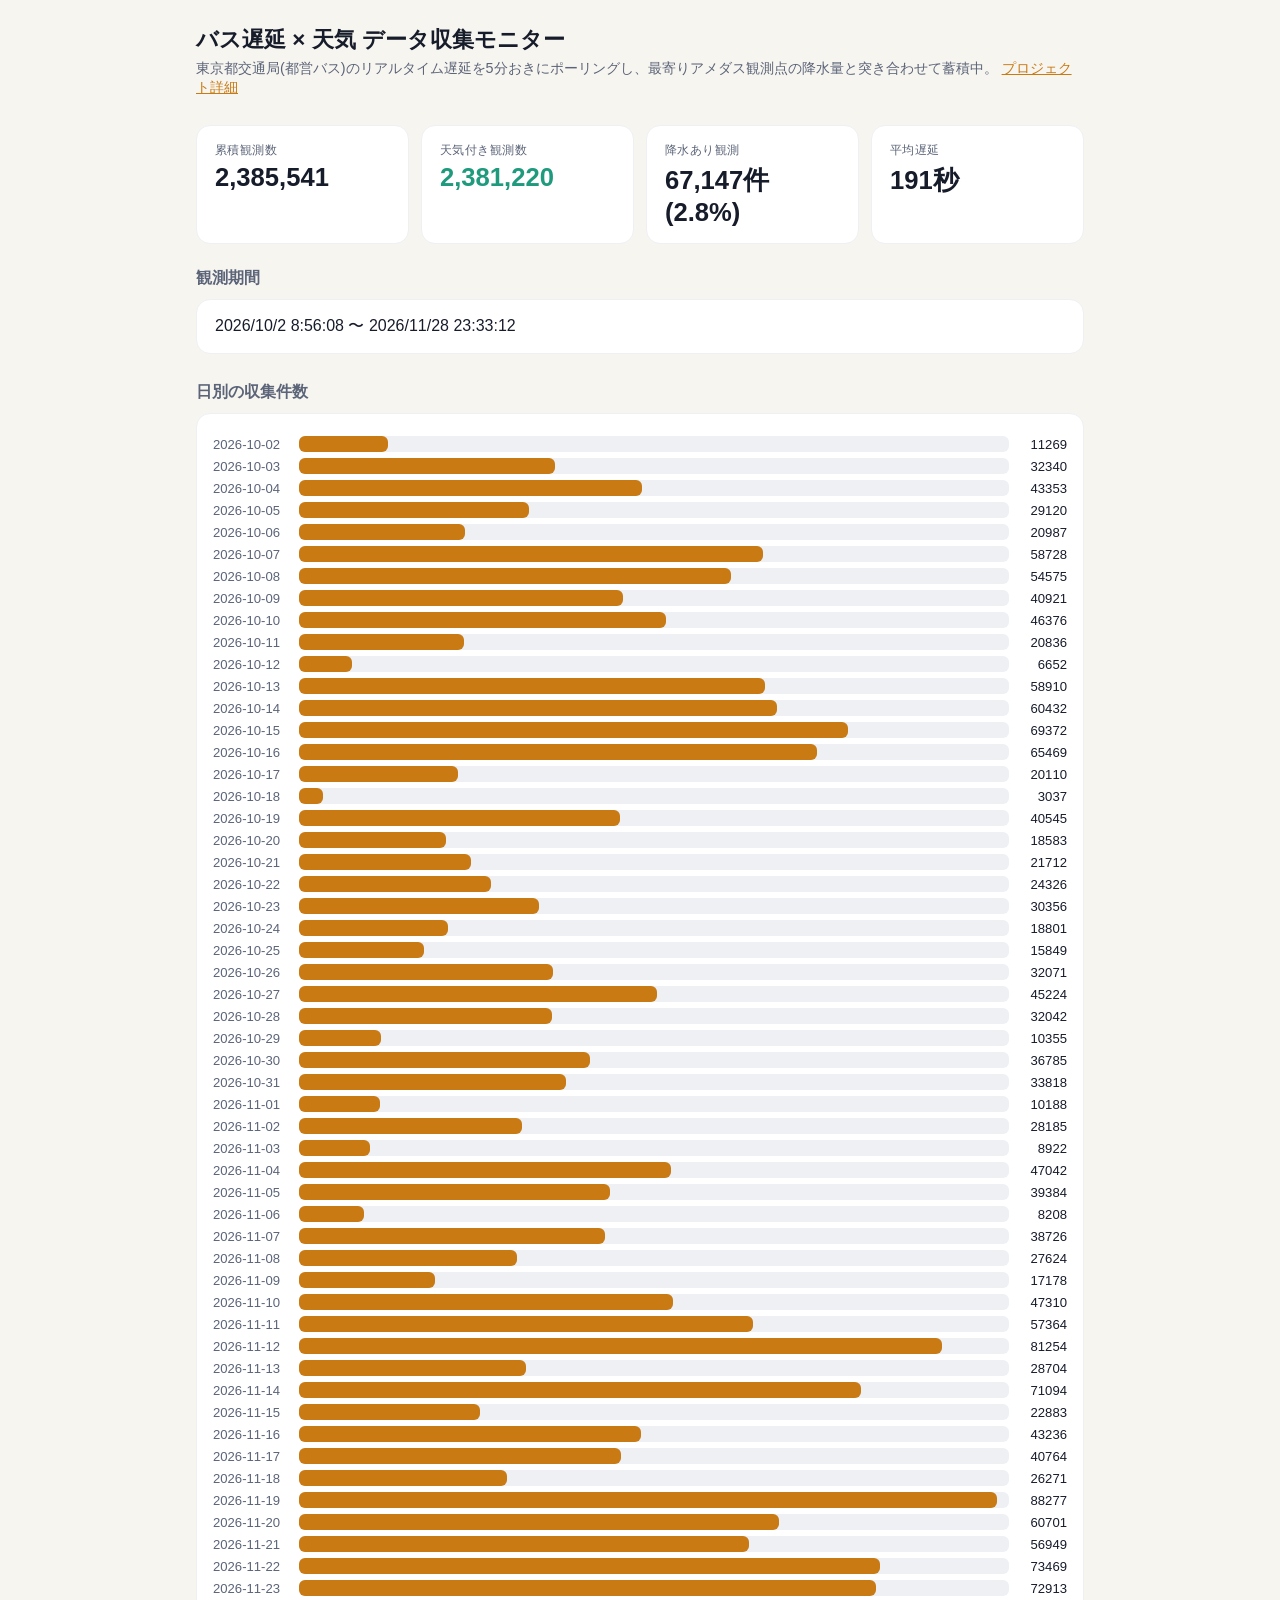
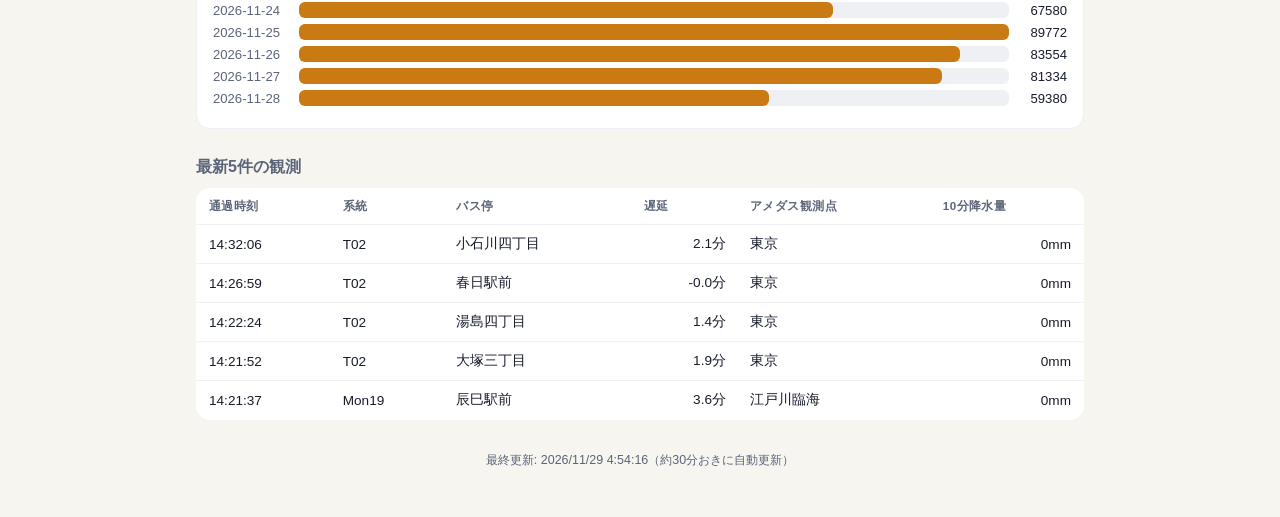
<file: index.html>
<!doctype html>
<html lang="ja">
<head>
<meta charset="utf-8">
<meta name="viewport" content="width=device-width, initial-scale=1">
<title>ID-37 バス遅延×天気 データ収集モニター</title>
<style>
  :root {
    --bg: #0c1220; --surface: #141c2e; --surface-2: #1c2740;
    --fg: #eef2f8; --muted: #93a1bb; --accent: #f3a53a; --ok: #45c9a8; --warn: #e06878;
  }
  @media (prefers-color-scheme: light) {
    :root:not([data-theme="dark"]) {
      --bg: #f7f5f0; --surface: #ffffff; --surface-2: #eef0f4;
      --fg: #171c2b; --muted: #5b6478; --accent: #c97a12; --ok: #1f9a7d; --warn: #c23f52;
    }
  }
  * { box-sizing: border-box; }
  body {
    background: var(--bg); color: var(--fg); margin: 0;
    font-family: -apple-system, BlinkMacSystemFont, "Hiragino Sans", sans-serif;
    padding: 24px 16px 48px; max-width: 920px; margin-inline: auto;
  }
  h1 { font-size: 1.4rem; margin: 0 0 4px; }
  .sub { color: var(--muted); font-size: .9rem; margin: 0 0 28px; }
  .grid { display: grid; grid-template-columns: repeat(auto-fit, minmax(160px, 1fr)); gap: 12px; margin-bottom: 24px; }
  .card { background: var(--surface); border: 1px solid var(--surface-2); border-radius: 14px; padding: 16px 18px; }
  .card .label { font-size: .75rem; color: var(--muted); letter-spacing: .04em; }
  .card .value { font-size: 1.6rem; font-weight: 700; margin-top: 4px; font-variant-numeric: tabular-nums; }
  .card .value.ok { color: var(--ok); }
  .card .value.warn { color: var(--warn); }
  section { margin-bottom: 28px; }
  section h2 { font-size: 1rem; color: var(--muted); font-weight: 600; margin: 0 0 10px; }
  #chart { background: var(--surface); border: 1px solid var(--surface-2); border-radius: 14px; padding: 16px; overflow-x: auto; }
  .bar-row { display: flex; align-items: center; gap: 10px; margin: 6px 0; font-size: .82rem; }
  .bar-row .d { width: 76px; flex: 0 0 auto; color: var(--muted); font-variant-numeric: tabular-nums; }
  .bar-track { flex: 1; background: var(--surface-2); border-radius: 6px; height: 16px; min-width: 0; position: relative; }
  .bar-fill { background: var(--accent); height: 100%; border-radius: 6px; }
  .bar-row .n { width: 48px; flex: 0 0 auto; text-align: right; font-variant-numeric: tabular-nums; }
  table { width: 100%; border-collapse: collapse; background: var(--surface); border: 1px solid var(--surface-2);
          border-radius: 14px; overflow: hidden; font-size: .85rem; }
  th, td { padding: 10px 12px; text-align: left; border-bottom: 1px solid var(--surface-2); }
  th { color: var(--muted); font-size: .72rem; text-transform: uppercase; letter-spacing: .04em; font-weight: 600; }
  tr:last-child td { border-bottom: none; }
  td.num { font-variant-numeric: tabular-nums; text-align: right; }
  .rain-yes { color: var(--accent); font-weight: 700; }
  .tablewrap { overflow-x: auto; }
  footer { color: var(--muted); font-size: .78rem; text-align: center; margin-top: 32px; }
  #empty { color: var(--muted); padding: 24px; text-align: center; }
  a { color: var(--accent); }
</style>
</head>
<body>
  <h1>バス遅延 × 天気 データ収集モニター</h1>
  <p class="sub">東京都交通局(都営バス)のリアルタイム遅延を5分おきにポーリングし、最寄りアメダス観測点の降水量と突き合わせて蓄積中。
    <a href="https://github.com/masauehr/weather_hackathon_ideas/tree/main/experiments/id37_bus_delay_weather" target="_blank" rel="noopener">プロジェクト詳細</a></p>

  <div id="empty" hidden>まだ観測データがありません。収集が始まると自動で表示されます。</div>

  <div id="content" hidden>
    <div class="grid">
      <div class="card"><div class="label">累積観測数</div><div class="value" id="v-total">-</div></div>
      <div class="card"><div class="label">天気付き観測数</div><div class="value ok" id="v-weather">-</div></div>
      <div class="card"><div class="label">降水あり観測</div><div class="value" id="v-rain">-</div></div>
      <div class="card"><div class="label">平均遅延</div><div class="value" id="v-delay">-</div></div>
    </div>

    <section>
      <h2>観測期間</h2>
      <div class="card"><span id="v-period">-</span></div>
    </section>

    <section>
      <h2>日別の収集件数</h2>
      <div id="chart"></div>
    </section>

    <section>
      <h2>最新5件の観測</h2>
      <div class="tablewrap">
        <table>
          <thead>
            <tr><th>通過時刻</th><th>系統</th><th>バス停</th><th>遅延</th><th>アメダス観測点</th><th>10分降水量</th></tr>
          </thead>
          <tbody id="latest-body"></tbody>
        </table>
      </div>
    </section>
  </div>

  <footer id="updated">読み込み中...</footer>

<script>
async function load() {
  try {
    const res = await fetch('experiments/id37_bus_delay_weather/docs/stats.json?_=' + Date.now());
    const s = await res.json();

    if (!s.total_observations) {
      document.getElementById('empty').hidden = false;
      document.getElementById('updated').textContent = '最終更新: ' + new Date(s.generated_at).toLocaleString('ja-JP');
      return;
    }

    document.getElementById('content').hidden = false;
    document.getElementById('v-total').textContent = s.total_observations.toLocaleString();
    document.getElementById('v-weather').textContent = s.observations_with_weather.toLocaleString();
    const rainPct = s.weather_coverage.rows_total ? (s.weather_coverage.rows_with_rain_detected / s.weather_coverage.rows_total * 100).toFixed(1) : 0;
    document.getElementById('v-rain').textContent = s.weather_coverage.rows_with_rain_detected.toLocaleString() + '件 (' + rainPct + '%)';
    document.getElementById('v-delay').textContent = Math.round(s.delay_seconds.mean) + '秒';
    document.getElementById('v-period').textContent =
      new Date(s.period_start).toLocaleString('ja-JP') + ' 〜 ' + new Date(s.period_end).toLocaleString('ja-JP');

    const chart = document.getElementById('chart');
    const maxN = Math.max(...s.daily.map(d => d.n));
    chart.innerHTML = s.daily.map(d => `
      <div class="bar-row">
        <div class="d">${d.date}</div>
        <div class="bar-track"><div class="bar-fill" style="width:${maxN ? (d.n / maxN * 100) : 0}%"></div></div>
        <div class="n">${d.n}</div>
      </div>`).join('');

    const latestBody = document.getElementById('latest-body');
    latestBody.innerHTML = (s.latest_observations || []).map(o => {
      const rain = o.precipitation10m_mm;
      const rainText = (rain === null || rain === undefined) ? '-' : rain + 'mm';
      const rainClass = (rain > 0) ? 'rain-yes' : '';
      const delayMin = (o.delay_seconds / 60).toFixed(1);
      return `
        <tr>
          <td>${new Date(o.actual_time).toLocaleTimeString('ja-JP')}</td>
          <td>${o.busroute}</td>
          <td>${o.busstop}</td>
          <td class="num">${delayMin}分</td>
          <td>${o.amedas_station || '-'}</td>
          <td class="num ${rainClass}">${rainText}</td>
        </tr>`;
    }).join('');

    document.getElementById('updated').textContent = '最終更新: ' + new Date(s.generated_at).toLocaleString('ja-JP') + '（約30分おきに自動更新）';
  } catch (e) {
    document.getElementById('updated').textContent = 'データの読み込みに失敗しました: ' + e;
  }
}
load();
setInterval(load, 60000);
</script>
</body>
</html>
</file>
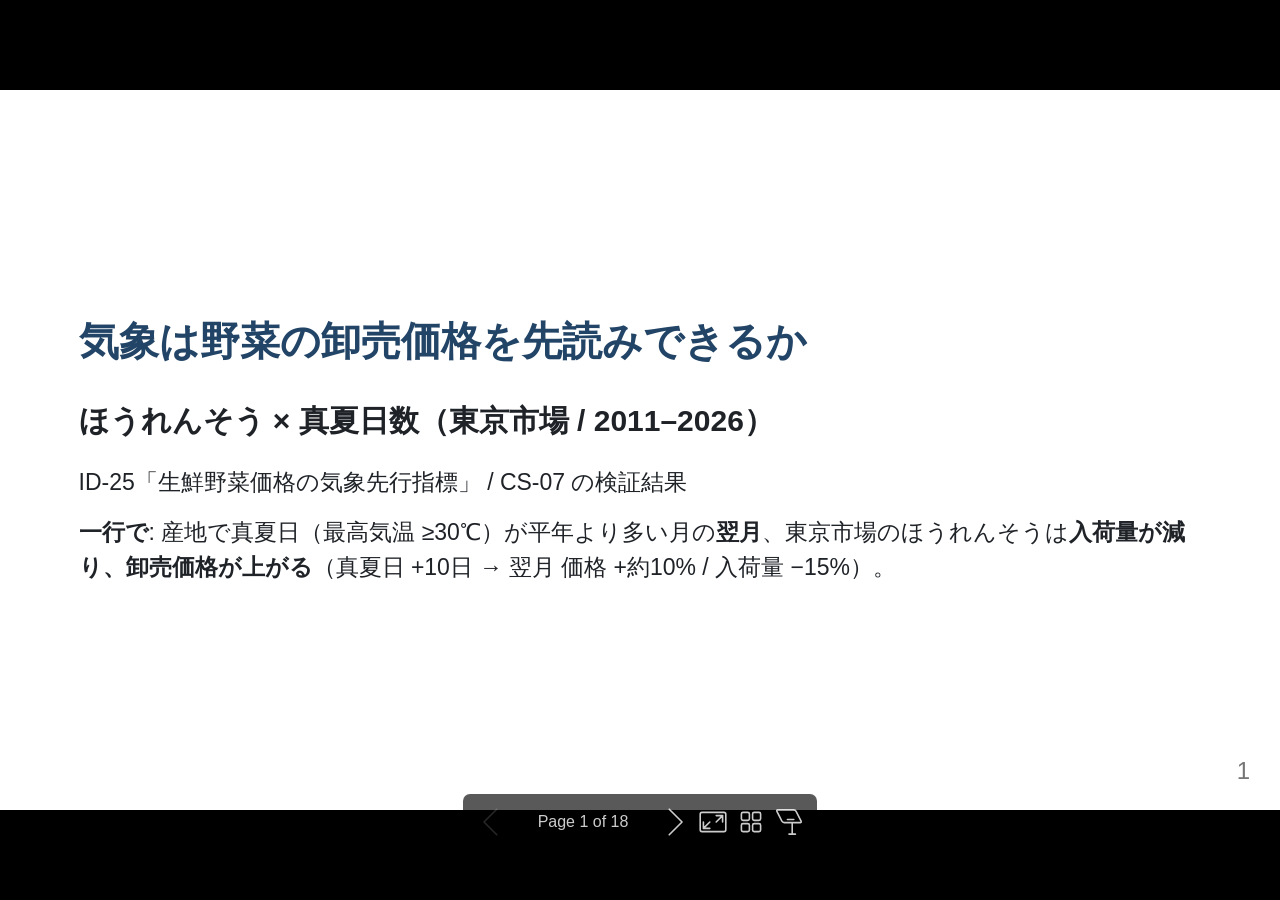
<file: experiments/cs07_veg_price/SPINACH_SUMMARY.html>
<!DOCTYPE html><html lang="ja-JP"><head><title>ほうれんそう卸売価格 × 真夏日数</title><meta property="og:title" content="ほうれんそう卸売価格 × 真夏日数"><meta charset="UTF-8"><meta name="viewport" content="width=device-width,height=device-height,initial-scale=1.0"><meta name="apple-mobile-web-app-capable" content="yes"><meta http-equiv="X-UA-Compatible" content="ie=edge"><meta property="og:type" content="website"><meta name="twitter:card" content="summary"><style>@media screen{body[data-bespoke-view=""] .bespoke-marp-parent>.bespoke-marp-osc>button,body[data-bespoke-view=next] .bespoke-marp-parent>.bespoke-marp-osc>button,body[data-bespoke-view=overview] button.bespoke-marp-overview-close,body[data-bespoke-view=presenter] .bespoke-marp-presenter-container .bespoke-marp-presenter-info-container .bespoke-marp-presenter-info-page-area .bespoke-marp-presenter-info-page,body[data-bespoke-view=presenter] .bespoke-marp-presenter-container .bespoke-marp-presenter-info-container button,body[data-bespoke-view=presenter] .bespoke-marp-presenter-container .bespoke-marp-presenter-note-container button{appearance:none;background-color:initial;border:0;color:inherit;cursor:pointer;font-size:inherit;opacity:.8;outline:none;padding:0;transition:opacity .2s linear;-webkit-tap-highlight-color:transparent}body[data-bespoke-view=""] .bespoke-marp-parent>.bespoke-marp-osc>button:disabled,body[data-bespoke-view=next] .bespoke-marp-parent>.bespoke-marp-osc>button:disabled,body[data-bespoke-view=overview] button.bespoke-marp-overview-close:disabled,body[data-bespoke-view=presenter] .bespoke-marp-presenter-container .bespoke-marp-presenter-info-container .bespoke-marp-presenter-info-page-area .bespoke-marp-presenter-info-page:disabled,body[data-bespoke-view=presenter] .bespoke-marp-presenter-container .bespoke-marp-presenter-info-container button:disabled,body[data-bespoke-view=presenter] .bespoke-marp-presenter-container .bespoke-marp-presenter-note-container button:disabled{cursor:not-allowed;opacity:.15!important}body[data-bespoke-view=""] .bespoke-marp-parent>.bespoke-marp-osc>button:hover,body[data-bespoke-view=next] .bespoke-marp-parent>.bespoke-marp-osc>button:hover,body[data-bespoke-view=overview] button.bespoke-marp-overview-close:hover,body[data-bespoke-view=presenter] .bespoke-marp-presenter-container .bespoke-marp-presenter-info-container .bespoke-marp-presenter-info-page-area .bespoke-marp-presenter-info-page:hover,body[data-bespoke-view=presenter] .bespoke-marp-presenter-container .bespoke-marp-presenter-info-container button:hover,body[data-bespoke-view=presenter] .bespoke-marp-presenter-container .bespoke-marp-presenter-note-container button:hover{opacity:1}body[data-bespoke-view=""] .bespoke-marp-parent>.bespoke-marp-osc>button:hover:active,body[data-bespoke-view=next] .bespoke-marp-parent>.bespoke-marp-osc>button:hover:active,body[data-bespoke-view=overview] button.bespoke-marp-overview-close:hover:active,body[data-bespoke-view=presenter] .bespoke-marp-presenter-container .bespoke-marp-presenter-info-container .bespoke-marp-presenter-info-page-area .bespoke-marp-presenter-info-page:hover:active,body[data-bespoke-view=presenter] .bespoke-marp-presenter-container .bespoke-marp-presenter-info-container button:hover:active,body[data-bespoke-view=presenter] .bespoke-marp-presenter-container .bespoke-marp-presenter-note-container button:hover:active{opacity:.6}body[data-bespoke-view=""] .bespoke-marp-parent>.bespoke-marp-osc>button:hover:not(:disabled),body[data-bespoke-view=next] .bespoke-marp-parent>.bespoke-marp-osc>button:hover:not(:disabled),body[data-bespoke-view=overview] button.bespoke-marp-overview-close:hover:not(:disabled),body[data-bespoke-view=presenter] .bespoke-marp-presenter-container .bespoke-marp-presenter-info-container .bespoke-marp-presenter-info-page-area .bespoke-marp-presenter-info-page:hover:not(:disabled),body[data-bespoke-view=presenter] .bespoke-marp-presenter-container .bespoke-marp-presenter-info-container button:hover:not(:disabled),body[data-bespoke-view=presenter] .bespoke-marp-presenter-container .bespoke-marp-presenter-note-container button:hover:not(:disabled){transition:none}body[data-bespoke-view=""] .bespoke-marp-parent>.bespoke-marp-osc>button[data-bespoke-marp-osc=prev],body[data-bespoke-view=next] .bespoke-marp-parent>.bespoke-marp-osc>button[data-bespoke-marp-osc=prev],body[data-bespoke-view=presenter] .bespoke-marp-presenter-container .bespoke-marp-presenter-info-container button.bespoke-marp-presenter-info-page-prev{background:#0000 url("[data-uri]") no-repeat 50%;background-size:contain;overflow:hidden;text-indent:100%;white-space:nowrap}body[data-bespoke-view=""] .bespoke-marp-parent>.bespoke-marp-osc>button[data-bespoke-marp-osc=next],body[data-bespoke-view=next] .bespoke-marp-parent>.bespoke-marp-osc>button[data-bespoke-marp-osc=next],body[data-bespoke-view=presenter] .bespoke-marp-presenter-container .bespoke-marp-presenter-info-container button.bespoke-marp-presenter-info-page-next{background:#0000 url("[data-uri]") no-repeat 50%;background-size:contain;overflow:hidden;text-indent:100%;white-space:nowrap}:is(body[data-bespoke-view=""],body[data-bespoke-view=next]) .bespoke-marp-parent>.bespoke-marp-osc>button[data-bespoke-marp-osc=fullscreen]{background:#0000 url("[data-uri]") no-repeat 50%;background-size:contain;overflow:hidden;text-indent:100%;white-space:nowrap}:is(body[data-bespoke-view=""],body[data-bespoke-view=next]) .bespoke-marp-parent>.bespoke-marp-osc>button.exit[data-bespoke-marp-osc=fullscreen]{background-image:url("[data-uri]")}:is(body[data-bespoke-view=""],body[data-bespoke-view=next]) .bespoke-marp-parent>.bespoke-marp-osc>button[data-bespoke-marp-osc=presenter]{background:#0000 url("[data-uri]") no-repeat 50%;background-size:contain;overflow:hidden;text-indent:100%;white-space:nowrap}body[data-bespoke-view=overview] button.bespoke-marp-overview-close,body[data-bespoke-view=presenter] .bespoke-marp-presenter-container .bespoke-marp-presenter-note-container button.bespoke-marp-presenter-note-bigger{background:#0000 url("[data-uri]") no-repeat 50%;background-size:contain;overflow:hidden;text-indent:100%;white-space:nowrap}body[data-bespoke-view=presenter] .bespoke-marp-presenter-container .bespoke-marp-presenter-note-container button.bespoke-marp-presenter-note-smaller{background:#0000 url("[data-uri]") no-repeat 50%;background-size:contain;overflow:hidden;text-indent:100%;white-space:nowrap}:is(body[data-bespoke-view=""],body[data-bespoke-view=next]) .bespoke-marp-parent>.bespoke-marp-osc>button[data-bespoke-marp-osc=overview]{background:#0000 url("[data-uri]") no-repeat 50%;background-size:contain;overflow:hidden;text-indent:100%;white-space:nowrap}}@keyframes __bespoke_marp_transition_reduced_outgoing__{0%{opacity:1}to{opacity:0}}@keyframes __bespoke_marp_transition_reduced_incoming__{0%{mix-blend-mode:plus-lighter;opacity:0}to{mix-blend-mode:plus-lighter;opacity:1}}.bespoke-marp-note,.bespoke-marp-osc,.bespoke-progress-parent{display:none;transition:none}@media screen{::view-transition-group(*){animation-duration:var(--marp-bespoke-transition-animation-duration,.5s);animation-timing-function:ease}::view-transition-new(*),::view-transition-old(*){animation-delay:0s;animation-direction:var(--marp-bespoke-transition-animation-direction,normal);animation-duration:var(--marp-bespoke-transition-animation-duration,.5s);animation-fill-mode:both;animation-name:var(--marp-bespoke-transition-animation-name,var(--marp-bespoke-transition-animation-name-fallback,__bespoke_marp_transition_no_animation__));mix-blend-mode:normal}::view-transition-old(*){--marp-bespoke-transition-animation-name-fallback:__bespoke_marp_transition_reduced_outgoing__;animation-timing-function:ease}::view-transition-new(*){--marp-bespoke-transition-animation-name-fallback:__bespoke_marp_transition_reduced_incoming__;animation-timing-function:ease}::view-transition-new(root),::view-transition-old(root){animation-timing-function:linear}::view-transition-new(__bespoke_marp_transition_osc__),::view-transition-old(__bespoke_marp_transition_osc__){animation-duration:0s!important;animation-name:__bespoke_marp_transition_osc__!important}::view-transition-new(__bespoke_marp_transition_osc__){opacity:0!important}.bespoke-marp-transition-warming-up::view-transition-group(*),.bespoke-marp-transition-warming-up::view-transition-new(*),.bespoke-marp-transition-warming-up::view-transition-old(*){animation-play-state:paused!important}body,html{height:100%;margin:0}body{background:#000;overflow:hidden}svg.bespoke-marp-slide{content-visibility:hidden;interactivity:inert;opacity:0;pointer-events:none;z-index:-1}svg.bespoke-marp-slide:not(.bespoke-marp-active) *{view-transition-name:none!important}svg.bespoke-marp-slide.bespoke-marp-active{content-visibility:visible;interactivity:auto;opacity:1;pointer-events:auto;z-index:0}svg.bespoke-marp-slide.bespoke-marp-active.bespoke-marp-active-ready *{animation-name:__bespoke_marp__!important}@supports not (content-visibility:hidden){svg.bespoke-marp-slide[data-bespoke-marp-load=hideable]{display:none}svg.bespoke-marp-slide[data-bespoke-marp-load=hideable].bespoke-marp-active{display:block}}}@media screen and (prefers-reduced-motion:reduce){svg.bespoke-marp-slide *{view-transition-name:none!important}}@media screen{[data-bespoke-marp-fragment=inactive]{visibility:hidden}:is(body[data-bespoke-view=""],body[data-bespoke-view=next]) .bespoke-marp-parent{inset:0;position:absolute}:is(body[data-bespoke-view=""],body[data-bespoke-view=next]) .bespoke-marp-parent>.bespoke-marp-osc{background:#000000a6;border-radius:7px;bottom:50px;color:#fff;contain:paint;display:block;font-family:Helvetica,Arial,sans-serif;font-size:16px;left:50%;line-height:0;opacity:1;padding:12px;position:absolute;touch-action:manipulation;transform:translateX(-50%);transition:opacity .2s linear;-webkit-user-select:none;user-select:none;view-transition-name:__bespoke_marp_transition_osc__;white-space:nowrap;will-change:transform;z-index:1}:is(body[data-bespoke-view=""],body[data-bespoke-view=next]) .bespoke-marp-parent>.bespoke-marp-osc>:where(*){margin-left:6px}:is(body[data-bespoke-view=""],body[data-bespoke-view=next]) .bespoke-marp-parent>.bespoke-marp-osc>:where(*):where(:first-child){margin-left:0}:is(body[data-bespoke-view=""],body[data-bespoke-view=next]) .bespoke-marp-parent>.bespoke-marp-osc>span{opacity:.8}:is(body[data-bespoke-view=""],body[data-bespoke-view=next]) .bespoke-marp-parent>.bespoke-marp-osc>span[data-bespoke-marp-osc=page]{display:inline-block;min-width:140px;text-align:center}:is(body[data-bespoke-view=""],body[data-bespoke-view=next]) .bespoke-marp-parent>.bespoke-marp-osc>button[data-bespoke-marp-osc=fullscreen],:is(body[data-bespoke-view=""],body[data-bespoke-view=next]) .bespoke-marp-parent>.bespoke-marp-osc>button[data-bespoke-marp-osc=next],:is(body[data-bespoke-view=""],body[data-bespoke-view=next]) .bespoke-marp-parent>.bespoke-marp-osc>button[data-bespoke-marp-osc=overview],:is(body[data-bespoke-view=""],body[data-bespoke-view=next]) .bespoke-marp-parent>.bespoke-marp-osc>button[data-bespoke-marp-osc=presenter],:is(body[data-bespoke-view=""],body[data-bespoke-view=next]) .bespoke-marp-parent>.bespoke-marp-osc>button[data-bespoke-marp-osc=prev]{height:32px;line-height:32px;width:32px}:is(body[data-bespoke-view=""],body[data-bespoke-view=next]) .bespoke-marp-parent.bespoke-marp-inactive{cursor:none}:is(body[data-bespoke-view=""],body[data-bespoke-view=next]) .bespoke-marp-parent.bespoke-marp-inactive>.bespoke-marp-osc{opacity:0;pointer-events:none}:is(body[data-bespoke-view=""],body[data-bespoke-view=next]) svg.bespoke-marp-slide{height:100%;left:0;position:absolute;top:0;width:100%}body[data-bespoke-view=""] .bespoke-progress-parent{background:#222;display:flex;height:5px;width:100%}body[data-bespoke-view=""] .bespoke-progress-parent+:where(.bespoke-marp-parent){top:5px}body[data-bespoke-view=""] .bespoke-progress-parent .bespoke-progress-bar{background:#0288d1;flex:0 0 0;transition:flex-basis .2s cubic-bezier(0,1,1,1)}body[data-bespoke-view=next]{background:#0000}body[data-bespoke-view=presenter]{background:#161616}body[data-bespoke-view=presenter] .bespoke-marp-presenter-container{display:grid;font-family:Helvetica,Arial,sans-serif;grid-template:"current dragbar next" minmax(140px,1fr) "current dragbar note" 2fr "info    dragbar note" 3em;grid-template-columns:minmax(3px,var(--bespoke-marp-presenter-split-ratio,66%)) 0 minmax(3px,1fr);height:100%;left:0;position:absolute;top:0;width:100%}body[data-bespoke-view=presenter] .bespoke-marp-presenter-container :where(.bespoke-marp-parent){grid-area:current;overflow:hidden;position:relative}body[data-bespoke-view=presenter] .bespoke-marp-presenter-container :where(.bespoke-marp-parent) :where(svg.bespoke-marp-slide){height:calc(100% - 40px);left:20px;pointer-events:none;position:absolute;top:20px;-webkit-user-select:none;user-select:none;width:calc(100% - 40px)}body[data-bespoke-view=presenter] .bespoke-marp-presenter-container :where(.bespoke-marp-parent) :where(svg.bespoke-marp-slide).bespoke-marp-active{filter:drop-shadow(0 3px 10px rgba(0,0,0,.5))}body[data-bespoke-view=presenter] .bespoke-marp-presenter-container .bespoke-marp-presenter-dragbar-container{background:#0288d1;cursor:col-resize;grid-area:dragbar;margin-left:-3px;opacity:0;position:relative;transition:opacity .4s linear .1s;width:6px;z-index:10}body[data-bespoke-view=presenter] .bespoke-marp-presenter-container .bespoke-marp-presenter-dragbar-container:hover{opacity:1}body[data-bespoke-view=presenter] .bespoke-marp-presenter-container .bespoke-marp-presenter-dragbar-container.active{opacity:1;transition-delay:0s}body[data-bespoke-view=presenter] .bespoke-marp-presenter-container .bespoke-marp-presenter-next-container{background:#222;cursor:pointer;display:none;grid-area:next;overflow:hidden;position:relative}body[data-bespoke-view=presenter] .bespoke-marp-presenter-container .bespoke-marp-presenter-next-container.active{display:block}body[data-bespoke-view=presenter] .bespoke-marp-presenter-container .bespoke-marp-presenter-next-container iframe.bespoke-marp-presenter-next{background:#0000;border:0;display:block;filter:drop-shadow(0 3px 10px rgba(0,0,0,.5));height:calc(100% - 40px);left:20px;pointer-events:none;position:absolute;interactivity:inert;top:20px;-webkit-user-select:none;user-select:none;width:calc(100% - 40px)}body[data-bespoke-view=presenter] .bespoke-marp-presenter-container .bespoke-marp-presenter-note-container{background:#222;color:#eee;grid-area:note;position:relative;z-index:1}body[data-bespoke-view=presenter] .bespoke-marp-presenter-container .bespoke-marp-presenter-note-container button{height:1.5em;line-height:1.5em;width:1.5em}body[data-bespoke-view=presenter] .bespoke-marp-presenter-container .bespoke-marp-presenter-note-container .bespoke-marp-presenter-note-wrapper{display:block;inset:0;position:absolute}body[data-bespoke-view=presenter] .bespoke-marp-presenter-container .bespoke-marp-presenter-note-container .bespoke-marp-presenter-note-buttons{background:#000000a6;border-radius:4px;bottom:0;display:flex;gap:4px;margin:12px;opacity:0;padding:6px;pointer-events:none;position:absolute;right:0;transition:opacity .2s linear}body[data-bespoke-view=presenter] .bespoke-marp-presenter-container .bespoke-marp-presenter-note-container .bespoke-marp-presenter-note-buttons:focus-within,body[data-bespoke-view=presenter] .bespoke-marp-presenter-container .bespoke-marp-presenter-note-container .bespoke-marp-presenter-note-wrapper:focus-within+.bespoke-marp-presenter-note-buttons,body[data-bespoke-view=presenter] .bespoke-marp-presenter-container .bespoke-marp-presenter-note-container:hover .bespoke-marp-presenter-note-buttons{opacity:1;pointer-events:auto}body[data-bespoke-view=presenter] .bespoke-marp-presenter-container .bespoke-marp-presenter-note-container .bespoke-marp-note{box-sizing:border-box;font-size:calc(1.1em*var(--bespoke-marp-note-font-scale, 1));height:calc(100% - 40px);margin:20px;overflow:auto;padding-right:3px;white-space:pre-wrap;width:calc(100% - 40px);word-wrap:break-word;scrollbar-color:#eeeeee80 #0000;scrollbar-width:thin}body[data-bespoke-view=presenter] .bespoke-marp-presenter-container .bespoke-marp-presenter-note-container .bespoke-marp-note::-webkit-scrollbar{width:6px}body[data-bespoke-view=presenter] .bespoke-marp-presenter-container .bespoke-marp-presenter-note-container .bespoke-marp-note::-webkit-scrollbar-track{background:#0000}body[data-bespoke-view=presenter] .bespoke-marp-presenter-container .bespoke-marp-presenter-note-container .bespoke-marp-note::-webkit-scrollbar-thumb{background:#eeeeee80;border-radius:6px}body[data-bespoke-view=presenter] .bespoke-marp-presenter-container .bespoke-marp-presenter-note-container .bespoke-marp-note:empty{pointer-events:none}body[data-bespoke-view=presenter] .bespoke-marp-presenter-container .bespoke-marp-presenter-note-container .bespoke-marp-note.active{display:block}body[data-bespoke-view=presenter] .bespoke-marp-presenter-container .bespoke-marp-presenter-note-container .bespoke-marp-note p:first-child{margin-top:0}body[data-bespoke-view=presenter] .bespoke-marp-presenter-container .bespoke-marp-presenter-note-container .bespoke-marp-note p:last-child{margin-bottom:0}body[data-bespoke-view=presenter] .bespoke-marp-presenter-container .bespoke-marp-presenter-info-container{align-items:center;box-sizing:border-box;color:#eee;display:flex;flex-wrap:nowrap;grid-area:info;justify-content:center;overflow:hidden;padding:0 10px}body[data-bespoke-view=presenter] .bespoke-marp-presenter-container .bespoke-marp-presenter-info-container :is(.bespoke-marp-presenter-info-page-area,.bespoke-marp-presenter-info-time,.bespoke-marp-presenter-info-timer){box-sizing:border-box;display:block;padding:0 10px;white-space:nowrap;width:100%}body[data-bespoke-view=presenter] .bespoke-marp-presenter-container .bespoke-marp-presenter-info-container button{height:1.5em;line-height:1.5em;width:1.5em}body[data-bespoke-view=presenter] .bespoke-marp-presenter-container .bespoke-marp-presenter-info-container .bespoke-marp-presenter-info-page-area{order:2;text-align:center}body[data-bespoke-view=presenter] .bespoke-marp-presenter-container .bespoke-marp-presenter-info-container .bespoke-marp-presenter-info-page-area .bespoke-marp-presenter-info-page{display:inline-block;min-width:120px;text-align:center}body[data-bespoke-view=presenter] .bespoke-marp-presenter-container .bespoke-marp-presenter-info-container .bespoke-marp-presenter-info-time{color:#999;order:1;text-align:left}body[data-bespoke-view=presenter] .bespoke-marp-presenter-container .bespoke-marp-presenter-info-container .bespoke-marp-presenter-info-timer{color:#999;order:3;text-align:right}body[data-bespoke-view=presenter] .bespoke-marp-presenter-container .bespoke-marp-presenter-info-container .bespoke-marp-presenter-info-timer:hover{cursor:pointer}body[data-bespoke-view=overview]{background:#161616;overflow:auto}body[data-bespoke-view=overview] [data-bespoke-marp-fragment=inactive]{visibility:visible}body[data-bespoke-view=overview] .bespoke-marp-overview-header{backdrop-filter:blur(4px);background:#222222d9;box-shadow:0 3px 10px #00000080;box-sizing:border-box;display:flex;height:48px;inset:0 0 auto;justify-content:flex-end;padding:10px;position:fixed;z-index:1}body[data-bespoke-view=overview] button.bespoke-marp-overview-close{height:28px;line-height:28px;transform:rotate(45deg);width:28px}body[data-bespoke-view=overview] .bespoke-marp-parent{display:grid;gap:40px;grid-template-columns:repeat(auto-fit,minmax(0,240px));justify-content:space-around;padding:30px}body[data-bespoke-view=overview] .bespoke-marp-parent svg.bespoke-marp-slide{--bov-selected:#0000;--bov-focus:#161616;--bov-focus-outline:#0000;background-image:conic-gradient(#161616 0 0),conic-gradient(var(--bov-focus) 0 0),conic-gradient(var(--bov-focus-outline) 0 0),conic-gradient(var(--bov-selected) 0 0);background-position:5px 5px,3px 3px,2px 2px,0 0;background-repeat:no-repeat;background-size:calc(100% - 10px) calc(100% - 10px),calc(100% - 6px) calc(100% - 6px),calc(100% - 4px) calc(100% - 4px),100% 100%;content-visibility:visible;cursor:pointer;filter:drop-shadow(0 3px 10px rgba(0,0,0,.5));margin:-6px;padding:6px;interactivity:auto;opacity:1;outline:0;pointer-events:auto;scroll-margin-block:30px;width:100%;z-index:0}body[data-bespoke-view=overview] .bespoke-marp-parent svg.bespoke-marp-slide *,body[data-bespoke-view=overview] .bespoke-marp-parent svg.bespoke-marp-slide.bespoke-marp-active *{pointer-events:none;interactivity:inert}body[data-bespoke-view=overview] .bespoke-marp-parent :is(svg.bespoke-marp-slide:active,svg.bespoke-marp-slide:focus-visible,svg.bespoke-marp-slide:hover){--bov-focus-outline:#161616}body[data-bespoke-view=overview] .bespoke-marp-parent svg.bespoke-marp-slide:focus-visible,body[data-bespoke-view=overview] .bespoke-marp-parent svg.bespoke-marp-slide:hover{--bov-focus:#999}body[data-bespoke-view=overview] .bespoke-marp-parent svg.bespoke-marp-slide:active{--bov-focus:#eee}body[data-bespoke-view=overview] .bespoke-marp-parent svg.bespoke-marp-slide.bespoke-marp-active{--bov-selected:#0288d1}body[data-bespoke-view=overview]:has(.bespoke-marp-overview-header) .bespoke-marp-parent{padding-top:78px}body[data-bespoke-view=overview]:has(.bespoke-marp-overview-header) .bespoke-marp-parent svg.bespoke-marp-slide{scroll-margin-top:78px}.bespoke-marp-overview{background:#000000a6;inset:0;opacity:0;pointer-events:none;position:fixed;transition:opacity .1s ease;z-index:10}.bespoke-marp-overview iframe{background:#222;border:0;display:block;height:100%;left:0;position:absolute;top:0;width:100%}.bespoke-marp-overview[data-open="1"]{opacity:1;pointer-events:auto}}@media print{.bespoke-marp-overview,.bespoke-marp-presenter-info-container,.bespoke-marp-presenter-next-container,.bespoke-marp-presenter-note-container{display:none}}</style><style>div#\:\$p > svg > foreignObject > section{width:1280px;height:720px;box-sizing:border-box;overflow:hidden;position:relative;scroll-snap-align:center center;-webkit-text-size-adjust:100%;text-size-adjust:100%}div#\:\$p > svg > foreignObject > section::after{bottom:0;content:attr(data-marpit-pagination);padding:inherit;pointer-events:none;position:absolute;right:0}div#\:\$p > svg > foreignObject > section:not([data-marpit-pagination])::after{display:none}div#\:\$p > svg > foreignObject > section :where(:is(h1, marp-h1)){font-size:2em;margin-block:0.67em}div#\:\$p > svg > foreignObject > section section:where(:is(h1, marp-h1)){--marpit-root-font-size: 2em}div#\:\$p > svg > foreignObject > section video::-webkit-media-controls{will-change:transform}@page {size:1280px 720px;margin:0}@media print{html, body{background-color:#fff;margin:0;page-break-inside:avoid;break-inside:avoid-page}div#\:\$p > svg > foreignObject > section{page-break-before:always;break-before:page}div#\:\$p > svg > foreignObject > section, div#\:\$p > svg > foreignObject > section *{-webkit-print-color-adjust:exact!important;animation-delay:0s!important;animation-duration:0s!important;color-adjust:exact!important;print-color-adjust:exact!important;transition:none!important}div#\:\$p > svg[data-marpit-svg]{display:block;height:100vh;width:100vw}}div#\:\$p > svg > foreignObject > :where(section){container-type:size}div#\:\$p > svg > foreignObject > section img[data-marp-twemoji]{background:transparent;height:1em;margin:0 .05em 0 .1em;vertical-align:-.1em;width:1em}div#\:\$p > svg > foreignObject > section{--fgColor-danger:light-dark(#d1242f, #f85149);--bgColor-attention-muted:light-dark(#fff8c5, #bb800926);--bgColor-muted:light-dark(#f6f8fa, #151b23);--bgColor-neutral-muted:light-dark(#818b981f, #656c7633);--borderColor-accent-emphasis:light-dark(#0969da, #1f6feb);--borderColor-attention-emphasis:light-dark(#9a6700, #9e6a03);--borderColor-danger-emphasis:light-dark(#cf222e, #da3633);--borderColor-default:light-dark(#d1d9e0, #3d444d);--borderColor-done-emphasis:light-dark(#8250df, #8957e5);--borderColor-success-emphasis:light-dark(#1a7f37, #238636);--color-prettylights-syntax-brackethighlighter-angle:light-dark(#59636e, #9198a1);--color-prettylights-syntax-brackethighlighter-unmatched:light-dark(#82071e, #f85149);--color-prettylights-syntax-carriage-return-bg:light-dark(#cf222e, #b62324);--color-prettylights-syntax-carriage-return-text:light-dark(#f6f8fa, #f0f6fc);--color-prettylights-syntax-comment:light-dark(#59636e, #9198a1);--color-prettylights-syntax-constant:light-dark(#0550ae, #79c0ff);--color-prettylights-syntax-constant-other-reference-link:light-dark(#0a3069, #a5d6ff);--color-prettylights-syntax-entity:light-dark(#6639ba, #d2a8ff);--color-prettylights-syntax-entity-tag:light-dark(#0550ae, #7ee787);--color-prettylights-syntax-invalid-illegal-text:light-dark(var(--fgColor-danger), var(--fgColor-danger));--color-prettylights-syntax-keyword:light-dark(#cf222e, #ff7b72);--color-prettylights-syntax-markup-changed-bg:light-dark(#ffd8b5, #5a1e02);--color-prettylights-syntax-markup-changed-text:light-dark(#953800, #ffdfb6);--color-prettylights-syntax-markup-deleted-bg:light-dark(#ffebe9, #67060c);--color-prettylights-syntax-markup-deleted-text:light-dark(#82071e, #ffdcd7);--color-prettylights-syntax-markup-heading:light-dark(#0550ae, #1f6feb);--color-prettylights-syntax-markup-ignored-bg:light-dark(#0550ae, #1158c7);--color-prettylights-syntax-markup-ignored-text:light-dark(#d1d9e0, #f0f6fc);--color-prettylights-syntax-markup-inserted-bg:light-dark(#dafbe1, #033a16);--color-prettylights-syntax-markup-inserted-text:light-dark(#116329, #aff5b4);--color-prettylights-syntax-markup-list:light-dark(#3b2300, #f2cc60);--color-prettylights-syntax-meta-diff-range:light-dark(#8250df, #d2a8ff);--color-prettylights-syntax-string:light-dark(#0a3069, #a5d6ff);--color-prettylights-syntax-string-regexp:light-dark(#116329, #7ee787);--color-prettylights-syntax-sublimelinter-gutter-mark:light-dark(#818b98, #3d444d);--color-prettylights-syntax-variable:light-dark(#953800, #ffa657);--fgColor-accent:light-dark(#0969da, #4493f8);--fgColor-attention:light-dark(#9a6700, #d29922);--fgColor-done:light-dark(#8250df, #ab7df8);--fgColor-muted:light-dark(#59636e, #9198a1);--fgColor-success:light-dark(#1a7f37, #3fb950);--bgColor-default:light-dark(#fff, #0d1117);--borderColor-muted:light-dark(#d1d9e0b3, #3d444db3);--color-prettylights-syntax-invalid-illegal-bg:light-dark(var(--bgColor-danger-muted), var(--bgColor-danger-muted));--color-prettylights-syntax-markup-bold:light-dark(#1f2328, #f0f6fc);--color-prettylights-syntax-markup-italic:light-dark(#1f2328, #f0f6fc);--color-prettylights-syntax-storage-modifier-import:light-dark(#1f2328, #f0f6fc);--fgColor-default:light-dark(#1f2328, #f0f6fc);--focus-outlineColor:light-dark(var(--borderColor-accent-emphasis), var(--borderColor-accent-emphasis));--borderColor-neutral-muted:light-dark(var(--borderColor-muted), var(--borderColor-muted));--base-size-16:calc(var(--marpit-root-font-size, 1rem) * 1);--base-size-24:calc(var(--marpit-root-font-size, 1rem) * 1.5);--base-size-4:calc(var(--marpit-root-font-size, 1rem) * 0.25);--base-size-40:calc(var(--marpit-root-font-size, 1rem) * 2.5);--base-size-8:calc(var(--marpit-root-font-size, 1rem) * 0.5);--base-text-weight-medium:500;--base-text-weight-normal:400;--base-text-weight-semibold:600;--fontStack-monospace:ui-monospace, SFMono-Regular, SF Mono, Menlo, Consolas, Liberation Mono, monospace;--fontStack-sansSerif:-apple-system, BlinkMacSystemFont, "Segoe UI", "Noto Sans", Helvetica, Arial, sans-serif, "Apple Color Emoji", "Segoe UI Emoji";}/*!
 * Marp default theme.
 *
 * @theme default
 * @author Yuki Hattori
 *
 * @auto-scaling true
 * @size 16:9 1280px 720px
 * @size 4:3 960px 720px
 */div#\:\$p > svg > foreignObject > section [data-theme=light],div#\:\$p > svg > foreignObject > section{color-scheme:light}div#\:\$p > svg > foreignObject > section [data-theme=dark],div#\:\$p > svg > foreignObject > section:where(.invert){color-scheme:dark}div#\:\$p > svg > foreignObject > section{-ms-text-size-adjust:100%;-webkit-text-size-adjust:100%;margin:0;font-weight:var(--base-text-weight-normal, 400);color:var(--fgColor-default);background-color:var(--bgColor-default);font-family:var(--fontStack-sansSerif, -apple-system, BlinkMacSystemFont, "Segoe UI", "Noto Sans", Helvetica, Arial, sans-serif, "Apple Color Emoji", "Segoe UI Emoji");font-size:16px;line-height:1.5;word-wrap:break-word}div#\:\$p > svg > foreignObject > section{--marpit-root-font-size:16px}div#\:\$p > svg > foreignObject > section a{text-decoration:underline;text-underline-offset:calc(var(--marpit-root-font-size, 1rem) * .2)}div#\:\$p > svg > foreignObject > section :is(h1, marp-h1):hover .anchor .octicon-link:before,div#\:\$p > svg > foreignObject > section :is(h2, marp-h2):hover .anchor .octicon-link:before,div#\:\$p > svg > foreignObject > section :is(h3, marp-h3):hover .anchor .octicon-link:before,div#\:\$p > svg > foreignObject > section :is(h4, marp-h4):hover .anchor .octicon-link:before,div#\:\$p > svg > foreignObject > section :is(h5, marp-h5):hover .anchor .octicon-link:before,div#\:\$p > svg > foreignObject > section :is(h6, marp-h6):hover .anchor .octicon-link:before{width:16px;height:16px;content:" ";display:inline-block;background-color:currentColor;-webkit-mask-image:url('data:image/svg+xml;charset=utf-8,<svg xmlns="http://www.w3.org/2000/svg" aria-hidden="true" viewBox="0 0 16 16"><path fill-rule="evenodd" d="M7.775 3.275a.75.75 0 0 0 1.06 1.06l1.25-1.25a2 2 0 1 1 2.83 2.83l-2.5 2.5a2 2 0 0 1-2.83 0 .75.75 0 0 0-1.06 1.06 3.5 3.5 0 0 0 4.95 0l2.5-2.5a3.5 3.5 0 0 0-4.95-4.95zm-4.69 9.64a2 2 0 0 1 0-2.83l2.5-2.5a2 2 0 0 1 2.83 0 .75.75 0 0 0 1.06-1.06 3.5 3.5 0 0 0-4.95 0l-2.5 2.5a3.5 3.5 0 0 0 4.95 4.95l1.25-1.25a.75.75 0 0 0-1.06-1.06l-1.25 1.25a2 2 0 0 1-2.83 0"/></svg>');mask-image:url('data:image/svg+xml;charset=utf-8,<svg xmlns="http://www.w3.org/2000/svg" aria-hidden="true" viewBox="0 0 16 16"><path fill-rule="evenodd" d="M7.775 3.275a.75.75 0 0 0 1.06 1.06l1.25-1.25a2 2 0 1 1 2.83 2.83l-2.5 2.5a2 2 0 0 1-2.83 0 .75.75 0 0 0-1.06 1.06 3.5 3.5 0 0 0 4.95 0l2.5-2.5a3.5 3.5 0 0 0-4.95-4.95zm-4.69 9.64a2 2 0 0 1 0-2.83l2.5-2.5a2 2 0 0 1 2.83 0 .75.75 0 0 0 1.06-1.06 3.5 3.5 0 0 0-4.95 0l-2.5 2.5a3.5 3.5 0 0 0 4.95 4.95l1.25-1.25a.75.75 0 0 0-1.06-1.06l-1.25 1.25a2 2 0 0 1-2.83 0"/></svg>')}div#\:\$p > svg > foreignObject > section details,div#\:\$p > svg > foreignObject > section figcaption,div#\:\$p > svg > foreignObject > section figure{display:block}div#\:\$p > svg > foreignObject > section summary{display:list-item}div#\:\$p > svg > foreignObject > section [hidden]{display:none!important}div#\:\$p > svg > foreignObject > section a{background-color:transparent;color:var(--fgColor-accent);text-decoration:none}div#\:\$p > svg > foreignObject > section abbr[title]{border-bottom:none;-webkit-text-decoration:underline dotted;text-decoration:underline dotted}div#\:\$p > svg > foreignObject > section b,div#\:\$p > svg > foreignObject > section strong{font-weight:var(--base-text-weight-semibold, 600)}div#\:\$p > svg > foreignObject > section dfn{font-style:italic}div#\:\$p > svg > foreignObject > section :is(h1, marp-h1){margin:.67em 0;font-weight:var(--base-text-weight-semibold, 600);padding-bottom:.3em;font-size:2em;border-bottom:1px solid var(--borderColor-muted)}div#\:\$p > svg > foreignObject > section mark{background-color:var(--bgColor-attention-muted);color:var(--fgColor-default)}div#\:\$p > svg > foreignObject > section small{font-size:90%}div#\:\$p > svg > foreignObject > section sub,div#\:\$p > svg > foreignObject > section sup{font-size:75%;line-height:0;position:relative;vertical-align:baseline}div#\:\$p > svg > foreignObject > section sub{bottom:-.25em}div#\:\$p > svg > foreignObject > section sup{top:-.5em}div#\:\$p > svg > foreignObject > section img{border-style:none;max-width:100%;box-sizing:content-box}div#\:\$p > svg > foreignObject > section code,div#\:\$p > svg > foreignObject > section kbd,div#\:\$p > svg > foreignObject > section :is(pre, marp-pre),div#\:\$p > svg > foreignObject > section samp{font-family:monospace;font-size:1em}div#\:\$p > svg > foreignObject > section figure{margin:1em var(--base-size-40)}div#\:\$p > svg > foreignObject > section hr{box-sizing:content-box;overflow:hidden;background:transparent;height:.25em;padding:0;margin:var(--base-size-24) 0;background-color:var(--borderColor-default);border:0}div#\:\$p > svg > foreignObject > section input{font:inherit;margin:0;overflow:visible;font-family:inherit;font-size:inherit;line-height:inherit}div#\:\$p > svg > foreignObject > section [type=button],div#\:\$p > svg > foreignObject > section [type=reset],div#\:\$p > svg > foreignObject > section [type=submit]{-webkit-appearance:button;-moz-appearance:button;appearance:button}div#\:\$p > svg > foreignObject > section [type=checkbox],div#\:\$p > svg > foreignObject > section [type=radio]{box-sizing:border-box;padding:0}div#\:\$p > svg > foreignObject > section [type=number]::-webkit-inner-spin-button,div#\:\$p > svg > foreignObject > section [type=number]::-webkit-outer-spin-button{height:auto}div#\:\$p > svg > foreignObject > section [type=search]::-webkit-search-cancel-button,div#\:\$p > svg > foreignObject > section [type=search]::-webkit-search-decoration{-webkit-appearance:none;appearance:none}div#\:\$p > svg > foreignObject > section ::-webkit-input-placeholder{color:inherit;opacity:.54}div#\:\$p > svg > foreignObject > section ::-webkit-file-upload-button{-webkit-appearance:button;appearance:button;font:inherit}div#\:\$p > svg > foreignObject > section a:hover{text-decoration:underline}div#\:\$p > svg > foreignObject > section ::-moz-placeholder{color:var(--fgColor-muted);opacity:1}div#\:\$p > svg > foreignObject > section ::placeholder{color:var(--fgColor-muted);opacity:1}div#\:\$p > svg > foreignObject > section hr:after,div#\:\$p > svg > foreignObject > section hr:before{display:table;content:""}div#\:\$p > svg > foreignObject > section hr:after{clear:both}div#\:\$p > svg > foreignObject > section table{border-spacing:0;border-collapse:collapse;display:block;width:-moz-max-content;width:max-content;max-width:100%;overflow:auto;font-variant:tabular-nums}div#\:\$p > svg > foreignObject > section td,div#\:\$p > svg > foreignObject > section th{padding:0}div#\:\$p > svg > foreignObject > section details summary{cursor:pointer}div#\:\$p > svg > foreignObject > section [role=button]:focus,div#\:\$p > svg > foreignObject > section a:focus,div#\:\$p > svg > foreignObject > section input[type=checkbox]:focus,div#\:\$p > svg > foreignObject > section input[type=radio]:focus{outline:2px solid var(--focus-outlineColor);outline-offset:-2px;box-shadow:none}div#\:\$p > svg > foreignObject > section [role=button]:focus:not(:focus-visible),div#\:\$p > svg > foreignObject > section a:focus:not(:focus-visible),div#\:\$p > svg > foreignObject > section input[type=checkbox]:focus:not(:focus-visible),div#\:\$p > svg > foreignObject > section input[type=radio]:focus:not(:focus-visible){outline:1px solid transparent}div#\:\$p > svg > foreignObject > section [role=button]:focus-visible,div#\:\$p > svg > foreignObject > section a:focus-visible,div#\:\$p > svg > foreignObject > section input[type=checkbox]:focus-visible,div#\:\$p > svg > foreignObject > section input[type=radio]:focus-visible{outline:2px solid var(--focus-outlineColor);outline-offset:-2px;box-shadow:none}div#\:\$p > svg > foreignObject > section a:not([class]):focus,div#\:\$p > svg > foreignObject > section a:not([class]):focus-visible,div#\:\$p > svg > foreignObject > section input[type=checkbox]:focus,div#\:\$p > svg > foreignObject > section input[type=checkbox]:focus-visible,div#\:\$p > svg > foreignObject > section input[type=radio]:focus,div#\:\$p > svg > foreignObject > section input[type=radio]:focus-visible{outline-offset:0}div#\:\$p > svg > foreignObject > section kbd{display:inline-block;padding:var(--base-size-4);font:11px var(--fontStack-monospace, ui-monospace, SFMono-Regular, SF Mono, Menlo, Consolas, Liberation Mono, monospace);line-height:10px;color:var(--fgColor-default);vertical-align:middle;background-color:var(--bgColor-muted);border-bottom-color:var(--borderColor-neutral-muted);border:1px solid var(--borderColor-neutral-muted);border-radius:6px;box-shadow:inset 0 -1px 0 var(--borderColor-neutral-muted)}div#\:\$p > svg > foreignObject > section :is(h1, marp-h1),div#\:\$p > svg > foreignObject > section :is(h2, marp-h2),div#\:\$p > svg > foreignObject > section :is(h3, marp-h3),div#\:\$p > svg > foreignObject > section :is(h4, marp-h4),div#\:\$p > svg > foreignObject > section :is(h5, marp-h5),div#\:\$p > svg > foreignObject > section :is(h6, marp-h6){margin-top:var(--base-size-24);margin-bottom:var(--base-size-16);font-weight:var(--base-text-weight-semibold, 600);line-height:1.25}div#\:\$p > svg > foreignObject > section :is(h2, marp-h2){padding-bottom:.3em;font-size:1.5em;border-bottom:1px solid var(--borderColor-muted)}div#\:\$p > svg > foreignObject > section :is(h2, marp-h2),div#\:\$p > svg > foreignObject > section :is(h3, marp-h3){font-weight:var(--base-text-weight-semibold, 600)}div#\:\$p > svg > foreignObject > section :is(h3, marp-h3){font-size:1.25em}div#\:\$p > svg > foreignObject > section :is(h4, marp-h4){font-size:1em}div#\:\$p > svg > foreignObject > section :is(h4, marp-h4),div#\:\$p > svg > foreignObject > section :is(h5, marp-h5){font-weight:var(--base-text-weight-semibold, 600)}div#\:\$p > svg > foreignObject > section :is(h5, marp-h5){font-size:.875em}div#\:\$p > svg > foreignObject > section :is(h6, marp-h6){font-weight:var(--base-text-weight-semibold, 600);font-size:.85em;color:var(--fgColor-muted)}div#\:\$p > svg > foreignObject > section p{margin-top:0;margin-bottom:10px}div#\:\$p > svg > foreignObject > section blockquote{margin:0;padding:0 1em;color:var(--fgColor-muted);border-left:.25em solid var(--borderColor-default)}div#\:\$p > svg > foreignObject > section ol,div#\:\$p > svg > foreignObject > section ul{margin-top:0;margin-bottom:0;padding-left:2em}div#\:\$p > svg > foreignObject > section ol ol,div#\:\$p > svg > foreignObject > section ul ol{list-style-type:lower-roman}div#\:\$p > svg > foreignObject > section ol ol ol,div#\:\$p > svg > foreignObject > section ol ul ol,div#\:\$p > svg > foreignObject > section ul ol ol,div#\:\$p > svg > foreignObject > section ul ul ol{list-style-type:lower-alpha}div#\:\$p > svg > foreignObject > section dd{margin-left:0}div#\:\$p > svg > foreignObject > section code,div#\:\$p > svg > foreignObject > section :is(pre, marp-pre),div#\:\$p > svg > foreignObject > section samp,div#\:\$p > svg > foreignObject > section tt{font-family:var(--fontStack-monospace, ui-monospace, SFMono-Regular, SF Mono, Menlo, Consolas, Liberation Mono, monospace);font-size:12px}div#\:\$p > svg > foreignObject > section :is(pre, marp-pre){margin-top:0;margin-bottom:0;word-wrap:normal}div#\:\$p > svg > foreignObject > section .octicon{display:inline-block;overflow:visible!important;vertical-align:text-bottom;fill:currentColor}div#\:\$p > svg > foreignObject > section input::-webkit-inner-spin-button,div#\:\$p > svg > foreignObject > section input::-webkit-outer-spin-button{margin:0;-webkit-appearance:none;appearance:none}div#\:\$p > svg > foreignObject > section .mr-2{margin-right:var(--base-size-8, 8px)!important}div#\:\$p > svg > foreignObject > section:after,div#\:\$p > svg > foreignObject > section:before{display:table}div#\:\$p > svg > foreignObject > section:after{clear:both}div#\:\$p > svg > foreignObject > section>:first-child{margin-top:0!important}div#\:\$p > svg > foreignObject > section>:last-child{margin-bottom:0!important}div#\:\$p > svg > foreignObject > section a:not([href]){color:inherit;text-decoration:none}div#\:\$p > svg > foreignObject > section .absent{color:var(--fgColor-danger)}div#\:\$p > svg > foreignObject > section .anchor{float:left;padding-right:var(--base-size-4);margin-left:-20px;line-height:1}div#\:\$p > svg > foreignObject > section .anchor:focus{outline:none}div#\:\$p > svg > foreignObject > section blockquote,div#\:\$p > svg > foreignObject > section details,div#\:\$p > svg > foreignObject > section dl,div#\:\$p > svg > foreignObject > section ol,div#\:\$p > svg > foreignObject > section p,div#\:\$p > svg > foreignObject > section :is(pre, marp-pre),div#\:\$p > svg > foreignObject > section table,div#\:\$p > svg > foreignObject > section ul{margin-top:0;margin-bottom:var(--base-size-16)}div#\:\$p > svg > foreignObject > section blockquote>:first-child{margin-top:0}div#\:\$p > svg > foreignObject > section blockquote>:last-child{margin-bottom:0}div#\:\$p > svg > foreignObject > section :is(h1, marp-h1) .octicon-link,div#\:\$p > svg > foreignObject > section :is(h2, marp-h2) .octicon-link,div#\:\$p > svg > foreignObject > section :is(h3, marp-h3) .octicon-link,div#\:\$p > svg > foreignObject > section :is(h4, marp-h4) .octicon-link,div#\:\$p > svg > foreignObject > section :is(h5, marp-h5) .octicon-link,div#\:\$p > svg > foreignObject > section :is(h6, marp-h6) .octicon-link{color:var(--fgColor-default);vertical-align:middle;visibility:hidden}div#\:\$p > svg > foreignObject > section :is(h1, marp-h1):hover .anchor,div#\:\$p > svg > foreignObject > section :is(h2, marp-h2):hover .anchor,div#\:\$p > svg > foreignObject > section :is(h3, marp-h3):hover .anchor,div#\:\$p > svg > foreignObject > section :is(h4, marp-h4):hover .anchor,div#\:\$p > svg > foreignObject > section :is(h5, marp-h5):hover .anchor,div#\:\$p > svg > foreignObject > section :is(h6, marp-h6):hover .anchor{text-decoration:none}div#\:\$p > svg > foreignObject > section :is(h1, marp-h1):hover .anchor .octicon-link,div#\:\$p > svg > foreignObject > section :is(h2, marp-h2):hover .anchor .octicon-link,div#\:\$p > svg > foreignObject > section :is(h3, marp-h3):hover .anchor .octicon-link,div#\:\$p > svg > foreignObject > section :is(h4, marp-h4):hover .anchor .octicon-link,div#\:\$p > svg > foreignObject > section :is(h5, marp-h5):hover .anchor .octicon-link,div#\:\$p > svg > foreignObject > section :is(h6, marp-h6):hover .anchor .octicon-link{visibility:visible}div#\:\$p > svg > foreignObject > section :is(h1, marp-h1) code,div#\:\$p > svg > foreignObject > section :is(h1, marp-h1) tt,div#\:\$p > svg > foreignObject > section :is(h2, marp-h2) code,div#\:\$p > svg > foreignObject > section :is(h2, marp-h2) tt,div#\:\$p > svg > foreignObject > section :is(h3, marp-h3) code,div#\:\$p > svg > foreignObject > section :is(h3, marp-h3) tt,div#\:\$p > svg > foreignObject > section :is(h4, marp-h4) code,div#\:\$p > svg > foreignObject > section :is(h4, marp-h4) tt,div#\:\$p > svg > foreignObject > section :is(h5, marp-h5) code,div#\:\$p > svg > foreignObject > section :is(h5, marp-h5) tt,div#\:\$p > svg > foreignObject > section :is(h6, marp-h6) code,div#\:\$p > svg > foreignObject > section :is(h6, marp-h6) tt{padding:0 .2em;font-size:inherit}div#\:\$p > svg > foreignObject > section summary :is(h1, marp-h1),div#\:\$p > svg > foreignObject > section summary :is(h2, marp-h2),div#\:\$p > svg > foreignObject > section summary :is(h3, marp-h3),div#\:\$p > svg > foreignObject > section summary :is(h4, marp-h4),div#\:\$p > svg > foreignObject > section summary :is(h5, marp-h5),div#\:\$p > svg > foreignObject > section summary :is(h6, marp-h6){display:inline-block}div#\:\$p > svg > foreignObject > section summary :is(h1, marp-h1) .anchor,div#\:\$p > svg > foreignObject > section summary :is(h2, marp-h2) .anchor,div#\:\$p > svg > foreignObject > section summary :is(h3, marp-h3) .anchor,div#\:\$p > svg > foreignObject > section summary :is(h4, marp-h4) .anchor,div#\:\$p > svg > foreignObject > section summary :is(h5, marp-h5) .anchor,div#\:\$p > svg > foreignObject > section summary :is(h6, marp-h6) .anchor{margin-left:-40px}div#\:\$p > svg > foreignObject > section summary :is(h1, marp-h1),div#\:\$p > svg > foreignObject > section summary :is(h2, marp-h2){padding-bottom:0;border-bottom:0}div#\:\$p > svg > foreignObject > section ol.no-list,div#\:\$p > svg > foreignObject > section ul.no-list{padding:0;list-style-type:none}div#\:\$p > svg > foreignObject > section ol[type="a s"]{list-style-type:lower-alpha}div#\:\$p > svg > foreignObject > section ol[type="A s"]{list-style-type:upper-alpha}div#\:\$p > svg > foreignObject > section ol[type="i s"]{list-style-type:lower-roman}div#\:\$p > svg > foreignObject > section ol[type="I s"]{list-style-type:upper-roman}div#\:\$p > svg > foreignObject > section div>ol:not([type]),div#\:\$p > svg > foreignObject > section ol[type="1"]{list-style-type:decimal}div#\:\$p > svg > foreignObject > section ol ol,div#\:\$p > svg > foreignObject > section ol ul,div#\:\$p > svg > foreignObject > section ul ol,div#\:\$p > svg > foreignObject > section ul ul{margin-top:0;margin-bottom:0}div#\:\$p > svg > foreignObject > section li>p{margin-top:var(--base-size-16)}div#\:\$p > svg > foreignObject > section li+li{margin-top:.25em}div#\:\$p > svg > foreignObject > section dl{padding:0}div#\:\$p > svg > foreignObject > section dl dt{padding:0;margin-top:var(--base-size-16);font-size:1em;font-style:italic;font-weight:var(--base-text-weight-semibold, 600)}div#\:\$p > svg > foreignObject > section dl dd{padding:0 var(--base-size-16);margin-bottom:var(--base-size-16)}div#\:\$p > svg > foreignObject > section table th{font-weight:var(--base-text-weight-semibold, 600)}div#\:\$p > svg > foreignObject > section table td,div#\:\$p > svg > foreignObject > section table th{padding:6px 13px;border:1px solid var(--borderColor-default)}div#\:\$p > svg > foreignObject > section table td>:last-child{margin-bottom:0}div#\:\$p > svg > foreignObject > section table tr{background-color:var(--bgColor-default);border-top:1px solid var(--borderColor-muted)}div#\:\$p > svg > foreignObject > section table tr:nth-child(2n){background-color:var(--bgColor-muted)}div#\:\$p > svg > foreignObject > section table img{background-color:transparent}div#\:\$p > svg > foreignObject > section img[align=right]{padding-left:20px}div#\:\$p > svg > foreignObject > section img[align=left]{padding-right:20px}div#\:\$p > svg > foreignObject > section .emoji{max-width:none;vertical-align:text-top;background-color:transparent}div#\:\$p > svg > foreignObject > section :is(span, marp-span).frame,div#\:\$p > svg > foreignObject > section :is(span, marp-span).frame>:is(span, marp-span){display:block;overflow:hidden}div#\:\$p > svg > foreignObject > section :is(span, marp-span).frame>:is(span, marp-span){float:left;width:auto;padding:7px;margin:13px 0 0;border:1px solid var(--borderColor-default)}div#\:\$p > svg > foreignObject > section :is(span, marp-span).frame :is(span, marp-span) img{display:block;float:left}div#\:\$p > svg > foreignObject > section :is(span, marp-span).frame :is(span, marp-span) :is(span, marp-span){display:block;padding:5px 0 0;clear:both;color:var(--fgColor-default)}div#\:\$p > svg > foreignObject > section :is(span, marp-span).align-center{display:block;overflow:hidden;clear:both}div#\:\$p > svg > foreignObject > section :is(span, marp-span).align-center>:is(span, marp-span){display:block;margin:13px auto 0;overflow:hidden;text-align:center}div#\:\$p > svg > foreignObject > section :is(span, marp-span).align-center :is(span, marp-span) img{margin:0 auto;text-align:center}div#\:\$p > svg > foreignObject > section :is(span, marp-span).align-right{display:block;overflow:hidden;clear:both}div#\:\$p > svg > foreignObject > section :is(span, marp-span).align-right>:is(span, marp-span){display:block;margin:13px 0 0;overflow:hidden;text-align:right}div#\:\$p > svg > foreignObject > section :is(span, marp-span).align-right :is(span, marp-span) img{margin:0;text-align:right}div#\:\$p > svg > foreignObject > section :is(span, marp-span).float-left{display:block;float:left;margin-right:13px;overflow:hidden}div#\:\$p > svg > foreignObject > section :is(span, marp-span).float-left :is(span, marp-span){margin:13px 0 0}div#\:\$p > svg > foreignObject > section :is(span, marp-span).float-right{display:block;float:right;margin-left:13px;overflow:hidden}div#\:\$p > svg > foreignObject > section :is(span, marp-span).float-right>:is(span, marp-span){display:block;margin:13px auto 0;overflow:hidden;text-align:right}div#\:\$p > svg > foreignObject > section code,div#\:\$p > svg > foreignObject > section tt{padding:.2em .4em;margin:0;font-size:85%;white-space:break-spaces;background-color:var(--bgColor-neutral-muted);border-radius:6px}div#\:\$p > svg > foreignObject > section code br,div#\:\$p > svg > foreignObject > section tt br{display:none}div#\:\$p > svg > foreignObject > section del code{text-decoration:inherit}div#\:\$p > svg > foreignObject > section samp{font-size:85%}div#\:\$p > svg > foreignObject > section :is(pre, marp-pre) code{font-size:100%}div#\:\$p > svg > foreignObject > section :is(pre, marp-pre)>code{padding:0;margin:0;word-break:normal;white-space:pre;background:transparent;border:0}div#\:\$p > svg > foreignObject > section .highlight{margin-bottom:var(--base-size-16)}div#\:\$p > svg > foreignObject > section .highlight :is(pre, marp-pre){margin-bottom:0;word-break:normal}div#\:\$p > svg > foreignObject > section :is(pre, marp-pre){padding:var(--base-size-16);overflow:auto;font-size:85%;line-height:1.45;color:var(--fgColor-default);background-color:var(--bgColor-muted);border-radius:6px}div#\:\$p > svg > foreignObject > section :is(pre, marp-pre) code,div#\:\$p > svg > foreignObject > section :is(pre, marp-pre) tt{display:inline;padding:0;margin:0;overflow:visible;line-height:inherit;word-wrap:normal;background-color:transparent;border:0}div#\:\$p > svg > foreignObject > section .csv-data td,div#\:\$p > svg > foreignObject > section .csv-data th{padding:5px;overflow:hidden;font-size:12px;line-height:1;text-align:left;white-space:nowrap}div#\:\$p > svg > foreignObject > section .csv-data .blob-num{padding:10px var(--base-size-8) 9px;text-align:right;background:var(--bgColor-default);border:0}div#\:\$p > svg > foreignObject > section .csv-data tr{border-top:0}div#\:\$p > svg > foreignObject > section .csv-data th{font-weight:var(--base-text-weight-semibold, 600);background:var(--bgColor-muted);border-top:0}div#\:\$p > svg > foreignObject > section [data-footnote-ref]:before{content:"["}div#\:\$p > svg > foreignObject > section [data-footnote-ref]:after{content:"]"}div#\:\$p > svg > foreignObject > section .footnotes{font-size:12px;color:var(--fgColor-muted);border-top:1px solid var(--borderColor-default)}div#\:\$p > svg > foreignObject > section div#\:\$p > svg > foreignObject > section section.footnotes{--marpit-root-font-size:12px}div#\:\$p > svg > foreignObject > section .footnotes ol,div#\:\$p > svg > foreignObject > section .footnotes ol ul{padding-left:var(--base-size-16)}div#\:\$p > svg > foreignObject > section .footnotes ol ul{display:inline-block;margin-top:var(--base-size-16)}div#\:\$p > svg > foreignObject > section .footnotes li{position:relative}div#\:\$p > svg > foreignObject > section .footnotes li:target:before{position:absolute;top:calc(var(--base-size-8)*-1);right:calc(var(--base-size-8)*-1);bottom:calc(var(--base-size-8)*-1);left:calc(var(--base-size-24)*-1);pointer-events:none;content:"";border:2px solid var(--borderColor-accent-emphasis);border-radius:6px}div#\:\$p > svg > foreignObject > section .footnotes li:target{color:var(--fgColor-default)}div#\:\$p > svg > foreignObject > section .footnotes .data-footnote-backref g-emoji{font-family:monospace}div#\:\$p > svg > foreignObject > section .pl-c{color:var(--color-prettylights-syntax-comment)}div#\:\$p > svg > foreignObject > section .pl-c1,div#\:\$p > svg > foreignObject > section .pl-s .pl-v{color:var(--color-prettylights-syntax-constant)}div#\:\$p > svg > foreignObject > section .pl-e,div#\:\$p > svg > foreignObject > section .pl-en{color:var(--color-prettylights-syntax-entity)}div#\:\$p > svg > foreignObject > section .pl-s .pl-s1,div#\:\$p > svg > foreignObject > section .pl-smi{color:var(--color-prettylights-syntax-storage-modifier-import)}div#\:\$p > svg > foreignObject > section .pl-ent{color:var(--color-prettylights-syntax-entity-tag)}div#\:\$p > svg > foreignObject > section .pl-k{color:var(--color-prettylights-syntax-keyword)}div#\:\$p > svg > foreignObject > section .pl-pds,div#\:\$p > svg > foreignObject > section .pl-s,div#\:\$p > svg > foreignObject > section .pl-s .pl-pse .pl-s1,div#\:\$p > svg > foreignObject > section .pl-sr,div#\:\$p > svg > foreignObject > section .pl-sr .pl-cce,div#\:\$p > svg > foreignObject > section .pl-sr .pl-sra,div#\:\$p > svg > foreignObject > section .pl-sr .pl-sre{color:var(--color-prettylights-syntax-string)}div#\:\$p > svg > foreignObject > section .pl-smw,div#\:\$p > svg > foreignObject > section .pl-v{color:var(--color-prettylights-syntax-variable)}div#\:\$p > svg > foreignObject > section .pl-bu{color:var(--color-prettylights-syntax-brackethighlighter-unmatched)}div#\:\$p > svg > foreignObject > section .pl-ii{color:var(--color-prettylights-syntax-invalid-illegal-text);background-color:var(--color-prettylights-syntax-invalid-illegal-bg)}div#\:\$p > svg > foreignObject > section .pl-c2{color:var(--color-prettylights-syntax-carriage-return-text);background-color:var(--color-prettylights-syntax-carriage-return-bg)}div#\:\$p > svg > foreignObject > section .pl-sr .pl-cce{font-weight:700;color:var(--color-prettylights-syntax-string-regexp)}div#\:\$p > svg > foreignObject > section .pl-ml{color:var(--color-prettylights-syntax-markup-list)}div#\:\$p > svg > foreignObject > section .pl-mh,div#\:\$p > svg > foreignObject > section .pl-mh .pl-en,div#\:\$p > svg > foreignObject > section .pl-ms{font-weight:700;color:var(--color-prettylights-syntax-markup-heading)}div#\:\$p > svg > foreignObject > section .pl-mi{font-style:italic;color:var(--color-prettylights-syntax-markup-italic)}div#\:\$p > svg > foreignObject > section .pl-mb{font-weight:700;color:var(--color-prettylights-syntax-markup-bold)}div#\:\$p > svg > foreignObject > section .pl-md{color:var(--color-prettylights-syntax-markup-deleted-text);background-color:var(--color-prettylights-syntax-markup-deleted-bg)}div#\:\$p > svg > foreignObject > section .pl-mi1{color:var(--color-prettylights-syntax-markup-inserted-text);background-color:var(--color-prettylights-syntax-markup-inserted-bg)}div#\:\$p > svg > foreignObject > section .pl-mc{color:var(--color-prettylights-syntax-markup-changed-text);background-color:var(--color-prettylights-syntax-markup-changed-bg)}div#\:\$p > svg > foreignObject > section .pl-mi2{color:var(--color-prettylights-syntax-markup-ignored-text);background-color:var(--color-prettylights-syntax-markup-ignored-bg)}div#\:\$p > svg > foreignObject > section .pl-mdr{font-weight:700;color:var(--color-prettylights-syntax-meta-diff-range)}div#\:\$p > svg > foreignObject > section .pl-ba{color:var(--color-prettylights-syntax-brackethighlighter-angle)}div#\:\$p > svg > foreignObject > section .pl-sg{color:var(--color-prettylights-syntax-sublimelinter-gutter-mark)}div#\:\$p > svg > foreignObject > section .pl-corl{text-decoration:underline;color:var(--color-prettylights-syntax-constant-other-reference-link)}div#\:\$p > svg > foreignObject > section [role=button]:focus:not(:focus-visible),div#\:\$p > svg > foreignObject > section [role=tabpanel][tabindex="0"]:focus:not(:focus-visible),div#\:\$p > svg > foreignObject > section a:focus:not(:focus-visible),div#\:\$p > svg > foreignObject > section button:focus:not(:focus-visible),div#\:\$p > svg > foreignObject > section summary:focus:not(:focus-visible){outline:none;box-shadow:none}div#\:\$p > svg > foreignObject > section [tabindex="0"]:focus:not(:focus-visible),div#\:\$p > svg > foreignObject > section details-dialog:focus:not(:focus-visible){outline:none}div#\:\$p > svg > foreignObject > section g-emoji{display:inline-block;min-width:1ch;font-family:Apple Color Emoji,Segoe UI Emoji,Segoe UI Symbol;font-size:1em;font-style:normal!important;font-weight:var(--base-text-weight-normal, 400);line-height:1;vertical-align:-.075em}div#\:\$p > svg > foreignObject > section g-emoji img{width:1em;height:1em}div#\:\$p > svg > foreignObject > section a:has(>p,>div,>:is(pre, marp-pre),>blockquote){display:block}div#\:\$p > svg > foreignObject > section a:has(>p,>div,>:is(pre, marp-pre),>blockquote):not(:has(.snippet-clipboard-content,>:is(pre, marp-pre))){width:-moz-fit-content;width:fit-content}div#\:\$p > svg > foreignObject > section a:has(>p,>div,>:is(pre, marp-pre),>blockquote):has(.snippet-clipboard-content,>:is(pre, marp-pre)):focus-visible{outline:2px solid var(--focus-outlineColor);outline-offset:2px}div#\:\$p > svg > foreignObject > section .task-list-item{list-style-type:none}div#\:\$p > svg > foreignObject > section .task-list-item label{font-weight:var(--base-text-weight-normal, 400)}div#\:\$p > svg > foreignObject > section .task-list-item.enabled label{cursor:pointer}div#\:\$p > svg > foreignObject > section .task-list-item+.task-list-item{margin-top:var(--base-size-4)}div#\:\$p > svg > foreignObject > section .task-list-item .handle{display:none}div#\:\$p > svg > foreignObject > section .task-list-item-checkbox{margin:0 .2em .25em -1.4em;vertical-align:middle}div#\:\$p > svg > foreignObject > section ul:dir(rtl) .task-list-item-checkbox{margin:0 -1.6em .25em .2em}div#\:\$p > svg > foreignObject > section ol:dir(rtl) .task-list-item-checkbox{margin:0 -1.6em .25em .2em}div#\:\$p > svg > foreignObject > section .contains-task-list:focus-within .task-list-item-convert-container,div#\:\$p > svg > foreignObject > section .contains-task-list:hover .task-list-item-convert-container{display:block;width:auto;height:24px;overflow:visible;clip-path:none}div#\:\$p > svg > foreignObject > section ::-webkit-calendar-picker-indicator{filter:invert(50%)}div#\:\$p > svg > foreignObject > section .markdown-alert{padding:var(--base-size-8) var(--base-size-16);margin-bottom:var(--base-size-16);color:inherit;border-left:.25em solid var(--borderColor-default)}div#\:\$p > svg > foreignObject > section .markdown-alert>:first-child{margin-top:0}div#\:\$p > svg > foreignObject > section .markdown-alert>:last-child{margin-bottom:0}div#\:\$p > svg > foreignObject > section .markdown-alert .markdown-alert-title{display:flex;font-weight:var(--base-text-weight-medium, 500);align-items:center;line-height:1}div#\:\$p > svg > foreignObject > section .markdown-alert.markdown-alert-note{border-left-color:var(--borderColor-accent-emphasis)}div#\:\$p > svg > foreignObject > section .markdown-alert.markdown-alert-note .markdown-alert-title{color:var(--fgColor-accent)}div#\:\$p > svg > foreignObject > section .markdown-alert.markdown-alert-important{border-left-color:var(--borderColor-done-emphasis)}div#\:\$p > svg > foreignObject > section .markdown-alert.markdown-alert-important .markdown-alert-title{color:var(--fgColor-done)}div#\:\$p > svg > foreignObject > section .markdown-alert.markdown-alert-warning{border-left-color:var(--borderColor-attention-emphasis)}div#\:\$p > svg > foreignObject > section .markdown-alert.markdown-alert-warning .markdown-alert-title{color:var(--fgColor-attention)}div#\:\$p > svg > foreignObject > section .markdown-alert.markdown-alert-tip{border-left-color:var(--borderColor-success-emphasis)}div#\:\$p > svg > foreignObject > section .markdown-alert.markdown-alert-tip .markdown-alert-title{color:var(--fgColor-success)}div#\:\$p > svg > foreignObject > section .markdown-alert.markdown-alert-caution{border-left-color:var(--borderColor-danger-emphasis)}div#\:\$p > svg > foreignObject > section .markdown-alert.markdown-alert-caution .markdown-alert-title{color:var(--fgColor-danger)}div#\:\$p > svg > foreignObject > section>:first-child>.heading-element:first-child{margin-top:0!important}div#\:\$p > svg > foreignObject > section .highlight :is(pre, marp-pre):has(+.zeroclipboard-container){min-height:52px}div#\:\$p > svg > foreignObject > section :is(h1, marp-h1){color:var(--h1-color);font-size:1.6em}div#\:\$p > svg > foreignObject > section :is(h1, marp-h1),div#\:\$p > svg > foreignObject > section :is(h2, marp-h2){border-bottom:none}div#\:\$p > svg > foreignObject > section :is(h2, marp-h2){font-size:1.3em}div#\:\$p > svg > foreignObject > section :is(h3, marp-h3){font-size:1.1em}div#\:\$p > svg > foreignObject > section :is(h4, marp-h4){font-size:1.05em}div#\:\$p > svg > foreignObject > section :is(h5, marp-h5){font-size:1em}div#\:\$p > svg > foreignObject > section :is(h6, marp-h6){font-size:.9em}div#\:\$p > svg > foreignObject > section :is(h1, marp-h1) strong,div#\:\$p > svg > foreignObject > section :is(h2, marp-h2) strong,div#\:\$p > svg > foreignObject > section :is(h3, marp-h3) strong,div#\:\$p > svg > foreignObject > section :is(h4, marp-h4) strong,div#\:\$p > svg > foreignObject > section :is(h5, marp-h5) strong,div#\:\$p > svg > foreignObject > section :is(h6, marp-h6) strong{font-weight:inherit;color:var(--heading-strong-color)}div#\:\$p > svg > foreignObject > section :is(h1, marp-h1)::part(auto-scaling),div#\:\$p > svg > foreignObject > section :is(h2, marp-h2)::part(auto-scaling),div#\:\$p > svg > foreignObject > section :is(h3, marp-h3)::part(auto-scaling),div#\:\$p > svg > foreignObject > section :is(h4, marp-h4)::part(auto-scaling),div#\:\$p > svg > foreignObject > section :is(h5, marp-h5)::part(auto-scaling),div#\:\$p > svg > foreignObject > section :is(h6, marp-h6)::part(auto-scaling){max-height:563px}div#\:\$p > svg > foreignObject > section hr{height:0;padding-top:.25em}div#\:\$p > svg > foreignObject > section img{background-color:transparent}div#\:\$p > svg > foreignObject > section :is(pre, marp-pre){border:1px solid var(--borderColor-default);line-height:1.15;overflow:visible}div#\:\$p > svg > foreignObject > section :is(pre, marp-pre)::part(auto-scaling){max-height:529px}div#\:\$p > svg > foreignObject > section :is(pre, marp-pre) :where(.hljs){color:var(--color-prettylights-syntax-storage-modifier-import)}div#\:\$p > svg > foreignObject > section :is(pre, marp-pre) :where(.hljs-doctag),div#\:\$p > svg > foreignObject > section :is(pre, marp-pre) :where(.hljs-keyword),div#\:\$p > svg > foreignObject > section :is(pre, marp-pre) :where(.hljs-meta .hljs-keyword),div#\:\$p > svg > foreignObject > section :is(pre, marp-pre) :where(.hljs-template-tag),div#\:\$p > svg > foreignObject > section :is(pre, marp-pre) :where(.hljs-template-variable),div#\:\$p > svg > foreignObject > section :is(pre, marp-pre) :where(.hljs-type),div#\:\$p > svg > foreignObject > section :is(pre, marp-pre) :where(.hljs-variable.language_){color:var(--color-prettylights-syntax-keyword)}div#\:\$p > svg > foreignObject > section :is(pre, marp-pre) :where(.hljs-title),div#\:\$p > svg > foreignObject > section :is(pre, marp-pre) :where(.hljs-title.class_),div#\:\$p > svg > foreignObject > section :is(pre, marp-pre) :where(.hljs-title.class_.inherited__),div#\:\$p > svg > foreignObject > section :is(pre, marp-pre) :where(.hljs-title.function_){color:var(--color-prettylights-syntax-entity)}div#\:\$p > svg > foreignObject > section :is(pre, marp-pre) :where(.hljs-attr),div#\:\$p > svg > foreignObject > section :is(pre, marp-pre) :where(.hljs-attribute),div#\:\$p > svg > foreignObject > section :is(pre, marp-pre) :where(.hljs-literal),div#\:\$p > svg > foreignObject > section :is(pre, marp-pre) :where(.hljs-meta),div#\:\$p > svg > foreignObject > section :is(pre, marp-pre) :where(.hljs-number),div#\:\$p > svg > foreignObject > section :is(pre, marp-pre) :where(.hljs-operator),div#\:\$p > svg > foreignObject > section :is(pre, marp-pre) :where(.hljs-selector-attr),div#\:\$p > svg > foreignObject > section :is(pre, marp-pre) :where(.hljs-selector-class),div#\:\$p > svg > foreignObject > section :is(pre, marp-pre) :where(.hljs-selector-id),div#\:\$p > svg > foreignObject > section :is(pre, marp-pre) :where(.hljs-variable){color:var(--color-prettylights-syntax-constant)}div#\:\$p > svg > foreignObject > section :is(pre, marp-pre) :where(.hljs-meta .hljs-string),div#\:\$p > svg > foreignObject > section :is(pre, marp-pre) :where(.hljs-regexp),div#\:\$p > svg > foreignObject > section :is(pre, marp-pre) :where(.hljs-string){color:var(--color-prettylights-syntax-string)}div#\:\$p > svg > foreignObject > section :is(pre, marp-pre) :where(.hljs-built_in),div#\:\$p > svg > foreignObject > section :is(pre, marp-pre) :where(.hljs-symbol){color:var(--color-prettylights-syntax-variable)}div#\:\$p > svg > foreignObject > section :is(pre, marp-pre) :where(.hljs-code),div#\:\$p > svg > foreignObject > section :is(pre, marp-pre) :where(.hljs-comment),div#\:\$p > svg > foreignObject > section :is(pre, marp-pre) :where(.hljs-formula){color:var(--color-prettylights-syntax-comment)}div#\:\$p > svg > foreignObject > section :is(pre, marp-pre) :where(.hljs-name),div#\:\$p > svg > foreignObject > section :is(pre, marp-pre) :where(.hljs-quote),div#\:\$p > svg > foreignObject > section :is(pre, marp-pre) :where(.hljs-selector-pseudo),div#\:\$p > svg > foreignObject > section :is(pre, marp-pre) :where(.hljs-selector-tag){color:var(--color-prettylights-syntax-entity-tag)}div#\:\$p > svg > foreignObject > section :is(pre, marp-pre) :where(.hljs-subst){color:var(--color-prettylights-syntax-storage-modifier-import)}div#\:\$p > svg > foreignObject > section :is(pre, marp-pre) :where(.hljs-section){font-weight:700;color:var(--color-prettylights-syntax-markup-heading)}div#\:\$p > svg > foreignObject > section :is(pre, marp-pre) :where(.hljs-bullet){color:var(--color-prettylights-syntax-markup-list)}div#\:\$p > svg > foreignObject > section :is(pre, marp-pre) :where(.hljs-emphasis){font-style:italic;color:var(--color-prettylights-syntax-markup-italic)}div#\:\$p > svg > foreignObject > section :is(pre, marp-pre) :where(.hljs-strong){font-weight:700;color:var(--color-prettylights-syntax-markup-bold)}div#\:\$p > svg > foreignObject > section :is(pre, marp-pre) :where(.hljs-addition){color:var(--color-prettylights-syntax-markup-inserted-text);background-color:var(--color-prettylights-syntax-markup-inserted-bg)}div#\:\$p > svg > foreignObject > section :is(pre, marp-pre) :where(.hljs-deletion){color:var(--color-prettylights-syntax-markup-deleted-text);background-color:var(--color-prettylights-syntax-markup-deleted-bg)}div#\:\$p > svg > foreignObject > section footer,div#\:\$p > svg > foreignObject > section header{margin:0;position:absolute;left:30px;color:var(--header-footer-color);font-size:18px}div#\:\$p > svg > foreignObject > section header{top:21px}div#\:\$p > svg > foreignObject > section footer{bottom:21px}div#\:\$p > svg > foreignObject > section{--h1-color:light-dark(#246, #cee7ff);--header-footer-color:light-dark(hsla(0,0%,40%,.75), hsla(0,0%,60%,.75));--heading-strong-color:light-dark(#48c, #7bf);--paginate-color:light-dark(#777, #999);--base-size-4:4px;--base-size-8:8px;--base-size-16:16px;--base-size-24:24px;--base-size-40:40px;display:block;font-size:29px;height:720px;padding:78.5px;place-content:safe center center;width:1280px;flex-flow:column nowrap;align-items:stretch}div#\:\$p > svg > foreignObject > section{--marpit-root-font-size:29px}div#\:\$p > svg > foreignObject > section>:last-child,div#\:\$p > svg > foreignObject > section[data-footer]>:nth-last-child(2){margin-bottom:0}div#\:\$p > svg > foreignObject > section>:first-child,div#\:\$p > svg > foreignObject > section>header:first-child+*{margin-top:0}div#\:\$p > svg > foreignObject > section:after{position:absolute;padding:0;right:30px;bottom:21px;font-size:24px;color:var(--paginate-color)}div#\:\$p > svg > foreignObject > section:after{--marpit-root-font-size:24px}div#\:\$p > svg > foreignObject > section[data-color] :is(h1, marp-h1),div#\:\$p > svg > foreignObject > section[data-color] :is(h2, marp-h2),div#\:\$p > svg > foreignObject > section[data-color] :is(h3, marp-h3),div#\:\$p > svg > foreignObject > section[data-color] :is(h4, marp-h4),div#\:\$p > svg > foreignObject > section[data-color] :is(h5, marp-h5),div#\:\$p > svg > foreignObject > section[data-color] :is(h6, marp-h6){color:currentcolor}div#\:\$p > svg > foreignObject > section{font-size:23px;line-height:1.5}div#\:\$p > svg > foreignObject > section{--marpit-root-font-size: 23px}div#\:\$p > svg > foreignObject > section :is(h1, marp-h1){font-size:40px}div#\:\$p > svg > foreignObject > section :is(h2, marp-h2){font-size:30px}div#\:\$p > svg > foreignObject > section table{font-size:19px}div#\:\$p > svg > foreignObject > section img{display:block;margin:0.2em auto}div#\:\$p > svg > foreignObject > section a{word-break:break-all}div#\:\$p > svg > foreignObject > section[data-marpit-advanced-background="background"]{columns:initial!important;display:block!important;padding:0!important}div#\:\$p > svg > foreignObject > section[data-marpit-advanced-background="background"]::before, div#\:\$p > svg > foreignObject > section[data-marpit-advanced-background="background"]::after, div#\:\$p > svg > foreignObject > section[data-marpit-advanced-background="content"]::before, div#\:\$p > svg > foreignObject > section[data-marpit-advanced-background="content"]::after{display:none!important}div#\:\$p > svg > foreignObject > section[data-marpit-advanced-background="background"] > div[data-marpit-advanced-background-container]{all:initial;display:flex;flex-direction:row;height:100%;overflow:hidden;width:100%}div#\:\$p > svg > foreignObject > section[data-marpit-advanced-background="background"] > div[data-marpit-advanced-background-container][data-marpit-advanced-background-direction="vertical"]{flex-direction:column}div#\:\$p > svg > foreignObject > section[data-marpit-advanced-background="background"][data-marpit-advanced-background-split] > div[data-marpit-advanced-background-container]{width:var(--marpit-advanced-background-split, 50%)}div#\:\$p > svg > foreignObject > section[data-marpit-advanced-background="background"][data-marpit-advanced-background-split="right"] > div[data-marpit-advanced-background-container]{margin-left:calc(100% - var(--marpit-advanced-background-split, 50%))}div#\:\$p > svg > foreignObject > section[data-marpit-advanced-background="background"] > div[data-marpit-advanced-background-container] > figure{all:initial;background-position:center;background-repeat:no-repeat;background-size:cover;flex:auto;margin:0}div#\:\$p > svg > foreignObject > section[data-marpit-advanced-background="background"] > div[data-marpit-advanced-background-container] > figure > figcaption{position:absolute;border:0;clip:rect(0, 0, 0, 0);height:1px;margin:-1px;overflow:hidden;padding:0;white-space:nowrap;width:1px}div#\:\$p > svg > foreignObject > section[data-marpit-advanced-background="content"], div#\:\$p > svg > foreignObject > section[data-marpit-advanced-background="pseudo"]{background:transparent!important}div#\:\$p > svg > foreignObject > section[data-marpit-advanced-background="pseudo"], div#\:\$p > svg[data-marpit-svg] > foreignObject[data-marpit-advanced-background="pseudo"]{pointer-events:none!important}div#\:\$p > svg > foreignObject > section[data-marpit-advanced-background-split]{width:100%;height:100%}
</style></head><body><div class="bespoke-marp-osc"><button data-bespoke-marp-osc="prev" tabindex="-1" title="Previous slide">Previous slide</button><span data-bespoke-marp-osc="page"></span><button data-bespoke-marp-osc="next" tabindex="-1" title="Next slide">Next slide</button><button data-bespoke-marp-osc="fullscreen" tabindex="-1" title="Toggle fullscreen (f)">Toggle fullscreen</button><button data-bespoke-marp-osc="overview" tabindex="-1" title="Toggle overview view (o)">Toggle overview view</button><button data-bespoke-marp-osc="presenter" tabindex="-1" title="Open presenter view (p)">Open presenter view</button></div><div id=":$p"><svg data-marpit-svg="" viewBox="0 0 1280 720"><foreignObject width="1280" height="720"><section id="1" data-paginate="true" data-theme="default" data-style="section { font-size: 23px; line-height: 1.5; }
section h1 { font-size: 40px; }
section h2 { font-size: 30px; }
table { font-size: 19px; }
img { display: block; margin: 0.2em auto; }
a { word-break: break-all; }
" lang="ja-JP" data-marpit-pagination="1" style="--paginate:true;--theme:default;--style:section { font-size: 23px; line-height: 1.5; }
section h1 { font-size: 40px; }
section h2 { font-size: 30px; }
table { font-size: 19px; }
img { display: block; margin: 0.2em auto; }
a { word-break: break-all; }
;" data-marpit-pagination-total="18">
<h1 id="%E6%B0%97%E8%B1%A1%E3%81%AF%E9%87%8E%E8%8F%9C%E3%81%AE%E5%8D%B8%E5%A3%B2%E4%BE%A1%E6%A0%BC%E3%82%92%E5%85%88%E8%AA%AD%E3%81%BF%E3%81%A7%E3%81%8D%E3%82%8B%E3%81%8B">気象は野菜の卸売価格を先読みできるか</h1>
<h2 id="%E3%81%BB%E3%81%86%E3%82%8C%E3%82%93%E3%81%9D%E3%81%86-%C3%97-%E7%9C%9F%E5%A4%8F%E6%97%A5%E6%95%B0%E6%9D%B1%E4%BA%AC%E5%B8%82%E5%A0%B4--2011%E2%80%932026">ほうれんそう × 真夏日数（東京市場 / 2011–2026）</h2>
<p>ID-25「生鮮野菜価格の気象先行指標」 / CS-07 の検証結果</p>
<p><strong>一行で</strong>: 産地で真夏日（最高気温 ≥30℃）が平年より多い月の<strong>翌月</strong>、東京市場のほうれんそうは<strong>入荷量が減り、卸売価格が上がる</strong>（真夏日 +10日 → 翌月 価格 +約10% / 入荷量 −15%）。</p>
</section>
</foreignObject></svg><svg data-marpit-svg="" viewBox="0 0 1280 720"><foreignObject width="1280" height="720"><section id="2" data-paginate="true" data-theme="default" data-style="section { font-size: 23px; line-height: 1.5; }
section h1 { font-size: 40px; }
section h2 { font-size: 30px; }
table { font-size: 19px; }
img { display: block; margin: 0.2em auto; }
a { word-break: break-all; }
" lang="ja-JP" data-marpit-pagination="2" style="--paginate:true;--theme:default;--style:section { font-size: 23px; line-height: 1.5; }
section h1 { font-size: 40px; }
section h2 { font-size: 30px; }
table { font-size: 19px; }
img { display: block; margin: 0.2em auto; }
a { word-break: break-all; }
;" data-marpit-pagination-total="18">
<h2 id="1-%E3%81%AF%E3%81%98%E3%82%81%E3%81%AB--%E3%81%AA%E3%81%9C%E3%81%BB%E3%81%86%E3%82%8C%E3%82%93%E3%81%9D%E3%81%86%E3%81%8B">1. はじめに — なぜ「ほうれんそう」か</h2>
<p>このプロジェクトの狙いは「<strong>気象データが、他分野の数字を数週間先読みできる組み合わせ</strong>」を探すこと。野菜の卸売価格はその有力候補。</p>
<p>最初はレタス × 日照不足を試したが相関は弱かった。そこで気象側を <strong>日照・全天日射・降水・高温日数</strong> に広げ、葉物 × ラグ 0〜8 週を総当たりで探索したところ——</p>
<p><strong>「ほうれんそう × 真夏日数」だけが、価格変動の1割超を説明する（r² ≥ 0.1）唯一の組み合わせ</strong>として際立った。</p>
</section>
</foreignObject></svg><svg data-marpit-svg="" viewBox="0 0 1280 720"><foreignObject width="1280" height="720"><section id="3" data-paginate="true" data-theme="default" data-style="section { font-size: 23px; line-height: 1.5; }
section h1 { font-size: 40px; }
section h2 { font-size: 30px; }
table { font-size: 19px; }
img { display: block; margin: 0.2em auto; }
a { word-break: break-all; }
" lang="ja-JP" data-marpit-pagination="3" style="--paginate:true;--theme:default;--style:section { font-size: 23px; line-height: 1.5; }
section h1 { font-size: 40px; }
section h2 { font-size: 30px; }
table { font-size: 19px; }
img { display: block; margin: 0.2em auto; }
a { word-break: break-all; }
;" data-marpit-pagination-total="18">
<h2 id="1-%E3%81%AF%E3%81%98%E3%82%81%E3%81%AB--%E3%81%BB%E3%81%86%E3%82%8C%E3%82%93%E3%81%9D%E3%81%86%E3%82%92%E9%81%B8%E3%82%93%E3%81%A04%E3%81%A4%E3%81%AE%E7%90%86%E7%94%B1">1. はじめに — ほうれんそうを選んだ4つの理由</h2>
<table>
<thead>
<tr>
<th>#</th>
<th>理由</th>
</tr>
</thead>
<tbody>
<tr>
<td>1</td>
<td><strong>生理的に暑さへ極端に弱い冷涼性作物</strong>。生育適温 10〜20℃、25℃で生育停止、30℃で発芽率が激減 → 気象と価格が結びつく強い事前理由がある</td>
</tr>
<tr>
<td>2</td>
<td><strong>探索で最大の効果量</strong>だった（45セル中で唯一 r² ≥ 0.1）</td>
</tr>
<tr>
<td>3</td>
<td><strong>夏の価格高騰が市場で周知の現象</strong>。データでも夏（7〜9月）の入荷量は冬の約半分</td>
</tr>
<tr>
<td>4</td>
<td><strong>生育期間が 30〜40日と短い</strong> → 気象ストレスが約1か月で出荷・価格に反映され、検出しやすい</td>
</tr>
</tbody>
</table>
<p>レタスも冷涼性だが、主産地（長野の高冷地）の暑さの年々変動が小さく、日射観測点の制約もあってシグナルが弱かった。</p>
</section>
</foreignObject></svg><svg data-marpit-svg="" viewBox="0 0 1280 720"><foreignObject width="1280" height="720"><section id="4" data-paginate="true" data-theme="default" data-style="section { font-size: 23px; line-height: 1.5; }
section h1 { font-size: 40px; }
section h2 { font-size: 30px; }
table { font-size: 19px; }
img { display: block; margin: 0.2em auto; }
a { word-break: break-all; }
" lang="ja-JP" data-marpit-pagination="4" style="--paginate:true;--theme:default;--style:section { font-size: 23px; line-height: 1.5; }
section h1 { font-size: 40px; }
section h2 { font-size: 30px; }
table { font-size: 19px; }
img { display: block; margin: 0.2em auto; }
a { word-break: break-all; }
;" data-marpit-pagination-total="18">
<h2 id="2-%E3%81%AA%E3%81%9C%E3%81%93%E3%81%AE%E6%A4%9C%E8%A8%BC%E3%81%8C%E5%9B%9E%E3%81%9B%E3%81%9F%E3%81%AE%E3%81%8B--%E3%83%87%E3%83%BC%E3%82%BF%E5%8F%96%E5%BE%97%E3%81%AE%E5%AE%B9%E6%98%93%E3%81%95">2. なぜ、この検証が「回せた」のか — データ取得の容易さ</h2>
<p>気象 × 価格の相関を見るには、<strong>「誰でも同じ手順で取れる長期の公開データ」が両側に要る</strong>。ふつうは価格側がネック（POSは有料、多くは登録制）。</p>
<ul>
<li><strong>気象側</strong>: 気象庁「過去の気象データ検索」で、日別の気温・降水・日照・日射を<strong>官署単位</strong>で。鍵不要・スクリプトで全自動。</li>
<li><strong>価格側</strong>: 東京都中央卸売市場の実績が <strong>農畜産業振興機構「ベジ探」</strong> で公開されている。
<ul>
<li>月別 入荷量・価格: <strong>1984年〜</strong>（本検証は 2011〜2026 を使用）</li>
<li>日別: 2024年〜 ／ <strong>産地別の数量つき</strong>（産地ウェイトを作れる）</li>
<li>鍵不要。検索フォーム（POST）＋ダウンロードURL で<strong>完全自動取得</strong>できた。</li>
</ul>
</li>
</ul>
<p>→ <strong>気象庁 ＋ ベジ探だけで、15年分の月次パネルを全自動で構築</strong>。これがテーマを実行可能にした。</p>
</section>
</foreignObject></svg><svg data-marpit-svg="" viewBox="0 0 1280 720"><foreignObject width="1280" height="720"><section id="5" data-paginate="true" data-theme="default" data-style="section { font-size: 23px; line-height: 1.5; }
section h1 { font-size: 40px; }
section h2 { font-size: 30px; }
table { font-size: 19px; }
img { display: block; margin: 0.2em auto; }
a { word-break: break-all; }
" lang="ja-JP" data-marpit-pagination="5" style="--paginate:true;--theme:default;--style:section { font-size: 23px; line-height: 1.5; }
section h1 { font-size: 40px; }
section h2 { font-size: 30px; }
table { font-size: 19px; }
img { display: block; margin: 0.2em auto; }
a { word-break: break-all; }
;" data-marpit-pagination-total="18">
<h2 id="2-%E3%83%87%E3%83%BC%E3%82%BF%E5%8F%96%E5%BE%97%E5%85%83url">2. データ取得元（URL）</h2>
<ul>
<li><strong>気象（日別・官署）</strong> 気象庁 過去の気象データ検索<br />
<a href="https://www.data.jma.go.jp/stats/etrn/index.php">https://www.data.jma.go.jp/stats/etrn/index.php</a></li>
<li><strong>気象（CSV一括）</strong> 気象庁 過去の気象データ・ダウンロード<br />
<a href="https://www.data.jma.go.jp/risk/obsdl/index.php">https://www.data.jma.go.jp/risk/obsdl/index.php</a></li>
<li><strong>卸売 入荷量・価格・産地別</strong> 農畜産業振興機構「ベジ探」<br />
<a href="https://vegetan.alic.go.jp/">https://vegetan.alic.go.jp/</a> （卸売市場別入荷量・価格 = <code>.../vegetan/sch7.do?outPutKbn=1</code>）</li>
<li><strong>2023年以前の日別卸売</strong> 農林水産省 青果物卸売市場調査 / e-Stat（要 appId）<br />
<a href="https://www.maff.go.jp/j/tokei/kouhyou/seika_orosi/">https://www.maff.go.jp/j/tokei/kouhyou/seika_orosi/</a></li>
<li><strong>栽培（生理の裏付け）</strong> タキイ種苗 栽培マニュアル ／ JA新みやぎ<br />
<a href="https://www.takii.co.jp/tsk/manual/hourensou.html">https://www.takii.co.jp/tsk/manual/hourensou.html</a></li>
</ul>
</section>
</foreignObject></svg><svg data-marpit-svg="" viewBox="0 0 1280 720"><foreignObject width="1280" height="720"><section id="6" data-paginate="true" data-theme="default" data-style="section { font-size: 23px; line-height: 1.5; }
section h1 { font-size: 40px; }
section h2 { font-size: 30px; }
table { font-size: 19px; }
img { display: block; margin: 0.2em auto; }
a { word-break: break-all; }
" lang="ja-JP" data-marpit-pagination="6" style="--paginate:true;--theme:default;--style:section { font-size: 23px; line-height: 1.5; }
section h1 { font-size: 40px; }
section h2 { font-size: 30px; }
table { font-size: 19px; }
img { display: block; margin: 0.2em auto; }
a { word-break: break-all; }
;" data-marpit-pagination-total="18">
<h2 id="3-%E4%BB%AE%E8%AA%AC%E4%BA%8B%E5%89%8D%E7%99%BB%E9%8C%B2">3. 仮説（事前登録）</h2>
<blockquote>
<p><strong>H1</strong>: 産地（前橋ほか）の「真夏日数（最高気温 ≥30℃ の日数）」の<strong>季節偏差</strong>が大きい月ほど、その <strong>1〜2 か月後</strong>の東京のほうれんそう<strong>卸売価格（季節調整済み）が高い</strong>。ρ &gt; 0、p &lt; 0.05。</p>
</blockquote>
<ul>
<li>「季節偏差」= その月の値 − 同じ暦月の15年平均 → <strong>「夏 vs 冬」ではなく、同じ8月どうしを年またぎで比べる</strong>。</li>
<li>探索で見つけた1組を<strong>単一仮説に絞り</strong>、期間を月次15年に拡張、多重比較を排し、自己相関に頑健な検定で確かめ直した。</li>
</ul>
</section>
</foreignObject></svg><svg data-marpit-svg="" viewBox="0 0 1280 720"><foreignObject width="1280" height="720"><section id="7" data-paginate="true" data-theme="default" data-style="section { font-size: 23px; line-height: 1.5; }
section h1 { font-size: 40px; }
section h2 { font-size: 30px; }
table { font-size: 19px; }
img { display: block; margin: 0.2em auto; }
a { word-break: break-all; }
" lang="ja-JP" data-marpit-pagination="7" style="--paginate:true;--theme:default;--style:section { font-size: 23px; line-height: 1.5; }
section h1 { font-size: 40px; }
section h2 { font-size: 30px; }
table { font-size: 19px; }
img { display: block; margin: 0.2em auto; }
a { word-break: break-all; }
;" data-marpit-pagination-total="18">
<h2 id="4-%E6%96%B9%E6%B3%95--6%E6%AE%B5%E9%9A%8E">4. 方法 — 6段階</h2>
<table>
<thead>
<tr>
<th>段階</th>
<th>内容</th>
</tr>
</thead>
<tbody>
<tr>
<td>①</td>
<td>日照だけ → 相関弱く NO-GO</td>
</tr>
<tr>
<td>②</td>
<td>気象を4特徴（日照・日射・降水・高温日数）× ラグ0〜8 に拡張 → <strong>ほうれんそう×真夏日数</strong>が最大効果量</td>
</tr>
<tr>
<td>③</td>
<td>その1本を <strong>月次15年（n=186）</strong> で検証（循環シフト置換検定で自己相関に頑健化）</td>
</tr>
<tr>
<td>④</td>
<td><strong>分布ラグ回帰</strong>（Newey-West HAC）で 季節・トレンド・前月価格・降水 を統制</td>
</tr>
<tr>
<td>⑤</td>
<td><strong>7官署の産地合成</strong>、および <strong>入荷量（供給）</strong> の回帰で経路を確認</td>
</tr>
<tr>
<td>⑥</td>
<td>「月次 Yes/No の早期警戒アラート」として使えるか検証</td>
</tr>
</tbody>
</table>
</section>
</foreignObject></svg><svg data-marpit-svg="" viewBox="0 0 1280 720"><foreignObject width="1280" height="720"><section id="8" data-paginate="true" data-theme="default" data-style="section { font-size: 23px; line-height: 1.5; }
section h1 { font-size: 40px; }
section h2 { font-size: 30px; }
table { font-size: 19px; }
img { display: block; margin: 0.2em auto; }
a { word-break: break-all; }
" lang="ja-JP" data-marpit-pagination="8" style="--paginate:true;--theme:default;--style:section { font-size: 23px; line-height: 1.5; }
section h1 { font-size: 40px; }
section h2 { font-size: 30px; }
table { font-size: 19px; }
img { display: block; margin: 0.2em auto; }
a { word-break: break-all; }
;" data-marpit-pagination-total="18">
<h2 id="5-%E7%B5%90%E6%9E%9C-%E2%91%A0-%E7%9B%B8%E9%96%A2%E6%9C%88%E6%AC%A115%E5%B9%B4-n186">5. 結果 ① 相関（月次15年, n=186）</h2>
<p><img src="results/spinach_hotdays.png" alt="" style="height:400px;" /></p>
<ul>
<li>ラグ <strong>1か月</strong> で Spearman <strong>ρ = +0.34</strong>（暖候期6〜10月なら <strong>+0.43</strong>、r² = 0.11〜0.18）、循環置換 p&lt;0.001。</li>
<li>効果は<strong>ラグ1〜2か月</strong>に集中、同月は弱い。真夏日が多い月ほど<strong>翌月</strong>の価格が高い。</li>
</ul>
</section>
</foreignObject></svg><svg data-marpit-svg="" viewBox="0 0 1280 720"><foreignObject width="1280" height="720"><section id="9" data-paginate="true" data-theme="default" data-style="section { font-size: 23px; line-height: 1.5; }
section h1 { font-size: 40px; }
section h2 { font-size: 30px; }
table { font-size: 19px; }
img { display: block; margin: 0.2em auto; }
a { word-break: break-all; }
" lang="ja-JP" data-marpit-pagination="9" style="--paginate:true;--theme:default;--style:section { font-size: 23px; line-height: 1.5; }
section h1 { font-size: 40px; }
section h2 { font-size: 30px; }
table { font-size: 19px; }
img { display: block; margin: 0.2em auto; }
a { word-break: break-all; }
;" data-marpit-pagination-total="18">
<h2 id="5-%E7%B5%90%E6%9E%9C-%E2%91%A0-%E7%9B%B8%E9%96%A2--%E9%A0%91%E5%81%A5%E6%80%A7">5. 結果 ① 相関 — 頑健性</h2>
<ul>
<li><strong>しきい値をずらしても不変</strong>: 最高気温 ≥24〜34℃ のどの日数でも、月平均最高気温・超過度日でも ρ ≈ 0.3〜0.47。30℃ 固有ではなく「暑さ」全般。</li>
<li><strong>季節・トレンドを除いても不変</strong>: 暦月平均を引いた残差 → 線形トレンド除去 → 前年同月比（YoY）のいずれでも ρ ≈ +0.34。</li>
<li>ラグ0（同月, ρ=0.15）&lt; ラグ1（ρ=0.34）とピークが翌月にある形も、共通トレンド由来の見かけ相関を否定。</li>
</ul>
</section>
</foreignObject></svg><svg data-marpit-svg="" viewBox="0 0 1280 720"><foreignObject width="1280" height="720"><section id="10" data-paginate="true" data-theme="default" data-style="section { font-size: 23px; line-height: 1.5; }
section h1 { font-size: 40px; }
section h2 { font-size: 30px; }
table { font-size: 19px; }
img { display: block; margin: 0.2em auto; }
a { word-break: break-all; }
" lang="ja-JP" data-marpit-pagination="10" style="--paginate:true;--theme:default;--style:section { font-size: 23px; line-height: 1.5; }
section h1 { font-size: 40px; }
section h2 { font-size: 30px; }
table { font-size: 19px; }
img { display: block; margin: 0.2em auto; }
a { word-break: break-all; }
;" data-marpit-pagination-total="18">
<h2 id="5-%E7%B5%90%E6%9E%9C-%E2%91%A1-%E5%88%86%E5%B8%83%E3%83%A9%E3%82%B0%E5%9B%9E%E5%B8%B0%E4%BA%A4%E7%B5%A1%E7%B5%B1%E5%88%B6">5. 結果 ② 分布ラグ回帰（交絡統制）</h2>
<p><code>log(価格_t) ~ トレンド + 暦月ダミー + Σ 真夏日数偏差_{t−k} (+ 降水, + 前月価格)</code> ／ 標準誤差 = Newey-West HAC</p>
<p><img src="results/spinach_hotdays_regression.png" alt="" style="height:360px;" /></p>
<ul>
<li><strong>季節・トレンド・前月価格(AR1)・降水 を統制しても、ラグ1か月の β ≈ +0.0096（HAC t &gt; 3, p ≈ 0.001）で不変</strong>（4モデルとも）。効果はラグ1か月に集中。</li>
<li><strong>真夏日 +10日 → 翌月の価格 +約10%。</strong></li>
</ul>
</section>
</foreignObject></svg><svg data-marpit-svg="" viewBox="0 0 1280 720"><foreignObject width="1280" height="720"><section id="11" data-paginate="true" data-theme="default" data-style="section { font-size: 23px; line-height: 1.5; }
section h1 { font-size: 40px; }
section h2 { font-size: 30px; }
table { font-size: 19px; }
img { display: block; margin: 0.2em auto; }
a { word-break: break-all; }
" lang="ja-JP" data-marpit-pagination="11" style="--paginate:true;--theme:default;--style:section { font-size: 23px; line-height: 1.5; }
section h1 { font-size: 40px; }
section h2 { font-size: 30px; }
table { font-size: 19px; }
img { display: block; margin: 0.2em auto; }
a { word-break: break-all; }
;" data-marpit-pagination-total="18">
<h2 id="5-%E7%B5%90%E6%9E%9C-%E2%91%A2-%E7%94%A3%E5%9C%B0%E5%90%88%E6%88%90-%EF%BC%8B-%E4%BE%9B%E7%B5%A6%E3%83%81%E3%83%A3%E3%83%8D%E3%83%AB">5. 結果 ③ 産地合成 ＋ 供給チャネル</h2>
<p><img src="results/spinach_composite.png" alt="" style="height:330px;" /></p>
<ul>
<li><strong>産地合成</strong>（7産地の真夏日数を東京入荷ウェイトで加重）→ 価格 L1 β=+0.0103。<strong>前橋1点（β=+0.0089）とほぼ同じ</strong>＝関東平野の暑さの良い代理。</li>
<li><strong>入荷量の回帰</strong>: 真夏日数偏差 → log入荷量 L0 β=−0.011（t=−4.6）、L1 β=−0.010（t=−3.2）。<strong>真夏日 +10日 → 入荷量 −15%</strong>。</li>
<li>→ 価格上昇の経路は<strong>供給（入荷量）の減少</strong>（量 −15% ↔ 価格 +10%、需要弾力性 ≈ −0.7 で整合）。</li>
</ul>
</section>
</foreignObject></svg><svg data-marpit-svg="" viewBox="0 0 1280 720"><foreignObject width="1280" height="720"><section id="12" data-paginate="true" data-theme="default" data-style="section { font-size: 23px; line-height: 1.5; }
section h1 { font-size: 40px; }
section h2 { font-size: 30px; }
table { font-size: 19px; }
img { display: block; margin: 0.2em auto; }
a { word-break: break-all; }
" lang="ja-JP" data-marpit-pagination="12" style="--paginate:true;--theme:default;--style:section { font-size: 23px; line-height: 1.5; }
section h1 { font-size: 40px; }
section h2 { font-size: 30px; }
table { font-size: 19px; }
img { display: block; margin: 0.2em auto; }
a { word-break: break-all; }
;" data-marpit-pagination-total="18">
<h2 id="5-%E7%B5%90%E6%9E%9C-%E2%91%A3-%E5%87%BA%E8%8D%B7%E3%82%AB%E3%83%AC%E3%83%B3%E3%83%80%E3%83%BC">5. 結果 ④ 出荷カレンダー</h2>
<p><img src="results/spinach_calendar.png" alt="" style="height:420px;" /></p>
<p><strong>A</strong> 入荷量は 7〜9月が深い谷（冬の約半分）＝真夏日ピークの約1か月後 ／ <strong>B</strong> 暑い夏は 7〜10月の入荷量が 10〜25% 少ない ／ <strong>C</strong> 夏の真夏日数 × 秋の入荷量 ρ = <strong>−0.59</strong>（p=0.021, n=15）</p>
</section>
</foreignObject></svg><svg data-marpit-svg="" viewBox="0 0 1280 720"><foreignObject width="1280" height="720"><section id="13" data-paginate="true" data-theme="default" data-style="section { font-size: 23px; line-height: 1.5; }
section h1 { font-size: 40px; }
section h2 { font-size: 30px; }
table { font-size: 19px; }
img { display: block; margin: 0.2em auto; }
a { word-break: break-all; }
" lang="ja-JP" data-marpit-pagination="13" style="--paginate:true;--theme:default;--style:section { font-size: 23px; line-height: 1.5; }
section h1 { font-size: 40px; }
section h2 { font-size: 30px; }
table { font-size: 19px; }
img { display: block; margin: 0.2em auto; }
a { word-break: break-all; }
;" data-marpit-pagination-total="18">
<h2 id="5-%E7%B5%90%E6%9E%9C-%E2%91%A4-%E6%97%A9%E6%9C%9F%E8%AD%A6%E6%88%92%E3%82%A2%E3%83%A9%E3%83%BC%E3%83%88%E3%81%A8%E3%81%97%E3%81%A6%E3%81%AF%E5%BC%B1%E3%81%84">5. 結果 ⑤ 早期警戒アラートとしては「弱い」</h2>
<p>出荷月の前の30日窓の真夏日数で「<strong>その時代なりに</strong>高値か（トレンド除去後 上位1/3）」を当てられるか（暖候期 n=76）。</p>
<table>
<thead>
<tr>
<th>指標</th>
<th>値</th>
</tr>
</thead>
<tbody>
<tr>
<td>AUC（0.5=無意味）</td>
<td>約 <strong>0.55</strong>（トレンド除去後）</td>
</tr>
<tr>
<td>アラートのリフト</td>
<td><strong>約 1.0倍</strong>（基準33%、TP=9 / FP=17 / FN=16）</td>
</tr>
<tr>
<td>トレンド統制（<code>+ year</code>）</td>
<td>窓の真夏日係数 <strong>p=0.24</strong></td>
</tr>
</tbody>
</table>
<ul>
<li>2023・24・25 の高値は拾えるが、2015・16・20 を見逃し、2011・17・18・22 は空振り。</li>
<li>見かけの当てる力は<strong>ほぼ「近年ほど暑くて高い」というトレンド由来</strong>。</li>
<li><strong>連続効果（④）は本物だが、月次 Yes/No の断定には落ちない。</strong> 使うなら「連続のリスク指標」＋週次化＋複数チャネル。</li>
</ul>
</section>
</foreignObject></svg><svg data-marpit-svg="" viewBox="0 0 1280 720"><foreignObject width="1280" height="720"><section id="14" data-paginate="true" data-theme="default" data-style="section { font-size: 23px; line-height: 1.5; }
section h1 { font-size: 40px; }
section h2 { font-size: 30px; }
table { font-size: 19px; }
img { display: block; margin: 0.2em auto; }
a { word-break: break-all; }
" lang="ja-JP" data-marpit-pagination="14" style="--paginate:true;--theme:default;--style:section { font-size: 23px; line-height: 1.5; }
section h1 { font-size: 40px; }
section h2 { font-size: 30px; }
table { font-size: 19px; }
img { display: block; margin: 0.2em auto; }
a { word-break: break-all; }
;" data-marpit-pagination-total="18">
<h2 id="6-%E6%95%B0%E5%80%A4%E3%81%AE%E8%AA%AD%E3%81%BF%E6%96%B9%E3%83%97%E3%83%AC%E3%82%BC%E3%83%B3%E3%81%A7%E5%95%8F%E3%82%8F%E3%82%8C%E3%81%8C%E3%81%A1%E3%81%AA%E7%82%B9">6. 数値の読み方（プレゼンで問われがちな点）</h2>
<table>
<thead>
<tr>
<th>記号</th>
<th>意味</th>
<th>この検証での値</th>
</tr>
</thead>
<tbody>
<tr>
<td><strong>ρ</strong></td>
<td>順位相関（−1〜+1）。連動の<strong>強さ</strong>と向き</td>
<td>+0.34（暖候期 +0.43）＝弱〜中</td>
</tr>
<tr>
<td><strong>r²</strong></td>
<td>変動の<strong>何割を説明</strong>するか</td>
<td>約11%（暖候期18%）。残りは他産地の天候・需要・コスト等</td>
</tr>
<tr>
<td><strong>β</strong></td>
<td>回帰の傾き＝<strong>効果の大きさ（単位つき）</strong></td>
<td>+0.0096 → 真夏日1日で翌月 +約1%、10日で +約10%</td>
</tr>
<tr>
<td><strong>adj.R²</strong></td>
<td>モデル<strong>全体</strong>の説明力</td>
<td>0.71（大半は季節＋前月価格。真夏日の上乗せは +0.003）</td>
</tr>
<tr>
<td>p / 95%CI</td>
<td>偶然でない確率 / 真値の範囲</td>
<td>p&lt;0.001、CI [+0.20, +0.46]（0を含まない）</td>
</tr>
</tbody>
</table>
<p><strong>なぜ ρ=0.3〜0.4 で「意味あり」か</strong>: 市場価格は多因子。単一の生の気象変数で 0.7〜0.8 は原理的に出ない（社会科学の目安: 0.1 小 / 0.3 中 / 0.5 大）。重要なのは (1) 偶然でない (2) 他要因を統制しても残る (3) 方向と時間構造が生理と一致。</p>
</section>
</foreignObject></svg><svg data-marpit-svg="" viewBox="0 0 1280 720"><foreignObject width="1280" height="720"><section id="15" data-paginate="true" data-theme="default" data-style="section { font-size: 23px; line-height: 1.5; }
section h1 { font-size: 40px; }
section h2 { font-size: 30px; }
table { font-size: 19px; }
img { display: block; margin: 0.2em auto; }
a { word-break: break-all; }
" lang="ja-JP" data-marpit-pagination="15" style="--paginate:true;--theme:default;--style:section { font-size: 23px; line-height: 1.5; }
section h1 { font-size: 40px; }
section h2 { font-size: 30px; }
table { font-size: 19px; }
img { display: block; margin: 0.2em auto; }
a { word-break: break-all; }
;" data-marpit-pagination-total="18">
<h2 id="7-%E5%9C%92%E8%8A%B8%E5%AD%A6%E7%9A%84%E6%A0%B9%E6%8B%A0%E7%B5%B1%E8%A8%88%E3%81%A8%E7%94%9F%E7%90%86%E3%81%8C%E4%B8%80%E8%87%B4">7. 園芸学的根拠（統計と生理が一致）</h2>
<table>
<thead>
<tr>
<th>事項</th>
<th>内容</th>
</tr>
</thead>
<tbody>
<tr>
<td>生育適温</td>
<td>10〜20℃。<strong>25℃以上で生育停止</strong>、暑さに極めて弱い</td>
</tr>
<tr>
<td>発芽</td>
<td>適温 15〜20℃。<strong>25℃超で悪化、30℃以上で発芽率が激減</strong></td>
</tr>
<tr>
<td>抽苔（とう立ち）</td>
<td>花芽分化は発芽後15〜30日。高温・長日で促進。夏まきは雨よけ＋遮光が必須</td>
</tr>
</tbody>
</table>
<ul>
<li>相関が立ち上がる <strong>24〜25℃</strong> ＝「生育停止」ライン、最強の <strong>28〜32℃</strong> ＝「発芽激減」帯。</li>
<li>ラグ1〜2か月 ＝ 播種〜生育期の高温 → 発芽不良・生育不良・抽苔 → 収穫・出荷減 → 価格上昇、という作物サイクル。</li>
</ul>
<p>出典: タキイ種苗 栽培マニュアル、JA新みやぎ ほうれん草栽培マニュアル ほか。</p>
</section>
</foreignObject></svg><svg data-marpit-svg="" viewBox="0 0 1280 720"><foreignObject width="1280" height="720"><section id="16" data-paginate="true" data-theme="default" data-style="section { font-size: 23px; line-height: 1.5; }
section h1 { font-size: 40px; }
section h2 { font-size: 30px; }
table { font-size: 19px; }
img { display: block; margin: 0.2em auto; }
a { word-break: break-all; }
" lang="ja-JP" data-marpit-pagination="16" style="--paginate:true;--theme:default;--style:section { font-size: 23px; line-height: 1.5; }
section h1 { font-size: 40px; }
section h2 { font-size: 30px; }
table { font-size: 19px; }
img { display: block; margin: 0.2em auto; }
a { word-break: break-all; }
;" data-marpit-pagination-total="18">
<h2 id="8-%E8%A7%A3%E9%87%88%E3%81%A8%E9%99%90%E7%95%8C">8. 解釈と限界</h2>
<ul>
<li><strong>直接の高温被害と、農家の作付け判断（暑い時期の播種を減らす／遅らせる）は分離できない</strong>。どちらも「暑さ → 約1か月後に供給減 → 価格上昇」。先行指標としてはどちらでも成立。</li>
<li><strong>暑夏に冷涼産地へ発注を振り替える適応は確認できず</strong>。夏の冷涼産地シェアは暑さと無相関で、構造的に減少（2011年25% → 2025年7%）。適応は産地内（施設・遮光・品種・作付け時期）で起きているとみられる。</li>
<li><strong>予測 R² の上乗せは小さい</strong>（前月価格＋暦月ダミーで adj.R²≈0.71、真夏日数を足しても +0.003）。</li>
<li><strong>週次（日次データ 2024〜, 2.7年）では非有意</strong>（ラグ3週 ρ=+0.16, p=0.06）。期間が短く検出力不足。</li>
<li>効果量は最大でも r² ≈ 0.18。「気象単独で価格水準を当てる」用途には足りない。</li>
</ul>
</section>
</foreignObject></svg><svg data-marpit-svg="" viewBox="0 0 1280 720"><foreignObject width="1280" height="720"><section id="17" data-paginate="true" data-theme="default" data-style="section { font-size: 23px; line-height: 1.5; }
section h1 { font-size: 40px; }
section h2 { font-size: 30px; }
table { font-size: 19px; }
img { display: block; margin: 0.2em auto; }
a { word-break: break-all; }
" lang="ja-JP" data-marpit-pagination="17" style="--paginate:true;--theme:default;--style:section { font-size: 23px; line-height: 1.5; }
section h1 { font-size: 40px; }
section h2 { font-size: 30px; }
table { font-size: 19px; }
img { display: block; margin: 0.2em auto; }
a { word-break: break-all; }
;" data-marpit-pagination-total="18">
<h2 id="9-%E3%81%BE%E3%81%A8%E3%82%81">9. まとめ</h2>
<ul>
<li><strong>確認できたこと</strong>: 「産地の真夏日数 → 翌月のほうれんそう卸売価格・入荷量」は、相関 → 頑健性 → 交絡統制の分布ラグ回帰 → 供給チャネル まで一貫して残る、<strong>物理的に筋の通った先行関係</strong>。真夏日 +10日 → 翌月 価格 +約10% / 入荷量 −15%。</li>
<li><strong>使い方</strong>: 精密な価格予測にはならない。<strong>「暑い夏 → 来月ほうれんそうが高い／品薄」という連続的なリスク指標</strong>として、他の情報と組み合わせて使う。</li>
<li><strong>副産物（再利用可能な資産）</strong>: 気象庁 etrn ＋ ベジ探（日別・月別・産地別）の<strong>完全自動取得コード</strong>、分布ラグ回帰スクリプト一式。他の葉物（こまつな等）へそのまま横展開できる。</li>
</ul>
</section>
</foreignObject></svg><svg data-marpit-svg="" viewBox="0 0 1280 720"><foreignObject width="1280" height="720"><section id="18" data-paginate="true" data-theme="default" data-style="section { font-size: 23px; line-height: 1.5; }
section h1 { font-size: 40px; }
section h2 { font-size: 30px; }
table { font-size: 19px; }
img { display: block; margin: 0.2em auto; }
a { word-break: break-all; }
" lang="ja-JP" data-marpit-pagination="18" style="--paginate:true;--theme:default;--style:section { font-size: 23px; line-height: 1.5; }
section h1 { font-size: 40px; }
section h2 { font-size: 30px; }
table { font-size: 19px; }
img { display: block; margin: 0.2em auto; }
a { word-break: break-all; }
;" data-marpit-pagination-total="18">
<h2 id="10-%E5%87%BA%E5%85%B8">10. 出典</h2>
<ul>
<li>気象データ: <strong>気象庁</strong>「過去の気象データ検索」 <a href="https://www.data.jma.go.jp/stats/etrn/">https://www.data.jma.go.jp/stats/etrn/</a> ／「過去の気象データ・ダウンロード」 <a href="https://www.data.jma.go.jp/risk/obsdl/index.php">https://www.data.jma.go.jp/risk/obsdl/index.php</a></li>
<li>卸売データ: <strong>農畜産業振興機構「ベジ探」</strong>（東京都中央卸売市場データ） <a href="https://vegetan.alic.go.jp/">https://vegetan.alic.go.jp/</a></li>
<li>補完（2023年以前の日別）: 農林水産省「青果物卸売市場調査」 <a href="https://www.maff.go.jp/j/tokei/kouhyou/seika_orosi/">https://www.maff.go.jp/j/tokei/kouhyou/seika_orosi/</a></li>
<li>栽培・生理: タキイ種苗 <a href="https://www.takii.co.jp/tsk/manual/hourensou.html">https://www.takii.co.jp/tsk/manual/hourensou.html</a> ／ JA新みやぎ ほうれん草栽培マニュアル <a href="https://www.pref.miyagi.jp/documents/45159/horenso-manual.pdf">https://www.pref.miyagi.jp/documents/45159/horenso-manual.pdf</a></li>
<li>詳細な数値と手順: <code>SPINACH_FINDINGS.md</code> ／ 経緯: <code>README.md</code>（同ディレクトリ）</li>
</ul>
</section>
<script>!function(){"use strict";const t={h1:{proto:()=>HTMLHeadingElement,attrs:{role:"heading","aria-level":"1"},style:"display: block; font-size: 2em; margin-block-start: 0.67em; margin-block-end: 0.67em; margin-inline-start: 0px; margin-inline-end: 0px; font-weight: bold;"},h2:{proto:()=>HTMLHeadingElement,attrs:{role:"heading","aria-level":"2"},style:"display: block; font-size: 1.5em; margin-block-start: 0.83em; margin-block-end: 0.83em; margin-inline-start: 0px; margin-inline-end: 0px; font-weight: bold;"},h3:{proto:()=>HTMLHeadingElement,attrs:{role:"heading","aria-level":"3"},style:"display: block; font-size: 1.17em; margin-block-start: 1em; margin-block-end: 1em; margin-inline-start: 0px; margin-inline-end: 0px; font-weight: bold;"},h4:{proto:()=>HTMLHeadingElement,attrs:{role:"heading","aria-level":"4"},style:"display: block; margin-block-start: 1.33em; margin-block-end: 1.33em; margin-inline-start: 0px; margin-inline-end: 0px; font-weight: bold;"},h5:{proto:()=>HTMLHeadingElement,attrs:{role:"heading","aria-level":"5"},style:"display: block; font-size: 0.83em; margin-block-start: 1.67em; margin-block-end: 1.67em; margin-inline-start: 0px; margin-inline-end: 0px; font-weight: bold;"},h6:{proto:()=>HTMLHeadingElement,attrs:{role:"heading","aria-level":"6"},style:"display: block; font-size: 0.67em; margin-block-start: 2.33em; margin-block-end: 2.33em; margin-inline-start: 0px; margin-inline-end: 0px; font-weight: bold;"},span:{proto:()=>HTMLSpanElement},pre:{proto:()=>HTMLElement,style:"display: block; font-family: monospace; white-space: pre; margin: 1em 0; --marp-auto-scaling-white-space: pre;"}},e="data-marp-auto-scaling-wrapper",i="data-marp-auto-scaling-svg",n="data-marp-auto-scaling-container";class s extends HTMLElement{container;containerSize;containerObserver;svg;svgComputedStyle;svgPreserveAspectRatio="xMinYMid meet";wrapper;wrapperSize;wrapperObserver;constructor(){super();const t=t=>([e])=>{const{width:i,height:n}=e.contentRect;this[t]={width:i,height:n},this.updateSVGRect()};this.attachShadow({mode:"open"}),this.containerObserver=new ResizeObserver(t("containerSize")),this.wrapperObserver=new ResizeObserver((...e)=>{t("wrapperSize")(...e),this.flushSvgDisplay()})}static get observedAttributes(){return["data-downscale-only"]}connectedCallback(){this.shadowRoot.innerHTML=`\n<style>\n  svg[${i}] { display: block; width: 100%; height: auto; vertical-align: top; }\n  span[${n}] { display: table; white-space: var(--marp-auto-scaling-white-space, nowrap); width: max-content; }\n</style>\n<div ${e}>\n  <svg part="svg" ${i}>\n    <foreignObject><span ${n}><slot></slot></span></foreignObject>\n  </svg>\n</div>\n    `.split(/\n\s*/).join(""),this.wrapper=this.shadowRoot.querySelector(`div[${e}]`)??void 0;const t=this.svg;this.svg=this.wrapper?.querySelector(`svg[${i}]`)??void 0,this.svg!==t&&(this.svgComputedStyle=this.svg?window.getComputedStyle(this.svg):void 0),this.container=this.svg?.querySelector(`span[${n}]`)??void 0,this.observe()}disconnectedCallback(){this.svg=void 0,this.svgComputedStyle=void 0,this.wrapper=void 0,this.container=void 0,this.observe()}attributeChangedCallback(){this.observe()}flushSvgDisplay(){const{svg:t}=this;t&&(t.style.display="inline",requestAnimationFrame(()=>{t.style.display=""}))}observe(){this.containerObserver.disconnect(),this.wrapperObserver.disconnect(),this.wrapper&&this.wrapperObserver.observe(this.wrapper),this.container&&this.containerObserver.observe(this.container),this.svgComputedStyle&&this.observeSVGStyle(this.svgComputedStyle)}observeSVGStyle(t){const e=()=>{const i=(()=>{const e=t.getPropertyValue("--preserve-aspect-ratio");if(e)return e.trim();return`x${(({textAlign:t,direction:e})=>{if(t.endsWith("left"))return"Min";if(t.endsWith("right"))return"Max";if("start"===t||"end"===t){let i="rtl"===e;return"end"===t&&(i=!i),i?"Max":"Min"}return"Mid"})(t)}YMid meet`})();i!==this.svgPreserveAspectRatio&&(this.svgPreserveAspectRatio=i,this.updateSVGRect()),t===this.svgComputedStyle&&requestAnimationFrame(e)};e()}updateSVGRect(){let t=Math.ceil(this.containerSize?.width??0);const e=Math.ceil(this.containerSize?.height??0);void 0!==this.dataset.downscaleOnly&&(t=Math.max(t,this.wrapperSize?.width??0));const i=this.svg?.querySelector(":scope > foreignObject");if(i?.setAttribute("width",`${t}`),i?.setAttribute("height",`${e}`),this.svg&&(this.svg.setAttribute("viewBox",`0 0 ${t} ${e}`),this.svg.setAttribute("preserveAspectRatio",this.svgPreserveAspectRatio),this.svg.style.height=t<=0||e<=0?"0":""),this.container){const t=this.svgPreserveAspectRatio.toLowerCase();this.container.style.marginLeft=t.startsWith("xmid")||t.startsWith("xmax")?"auto":"0",this.container.style.marginRight=t.startsWith("xmi")?"auto":"0"}}}const r=(t,{attrs:e={},style:i})=>class extends t{constructor(...t){super(...t);for(const[t,i]of Object.entries(e))this.hasAttribute(t)||this.setAttribute(t,i);this._shadow()}static get observedAttributes(){return["data-auto-scaling"]}connectedCallback(){this._update()}attributeChangedCallback(){this._update()}_shadow(){if(!this.shadowRoot)try{this.attachShadow({mode:"open"})}catch(t){if(!(t instanceof Error&&"NotSupportedError"===t.name))throw t}return this.shadowRoot}_update(){const t=this._shadow();if(t){const e=i?`<style>:host { ${i} }</style>`:"";let n="<slot></slot>";const{autoScaling:s}=this.dataset;if(void 0!==s){n=`<marp-auto-scaling exportparts="svg:auto-scaling" ${"downscale-only"===s?"data-downscale-only":""}>${n}</marp-auto-scaling>`}t.innerHTML=e+n}}};let o;const a=()=>o??(o=!!document.createElement("div",{is:"marp-auto-scaling"}).outerHTML.startsWith("<div is"),o),l=Symbol();let c;const d="marpitSVGPolyfill:setZoomFactor,",h=Symbol(),g=Symbol();const p=()=>{const t="Apple Computer, Inc."===navigator.vendor,e=t?[v]:[],i={then:e=>(t?(async()=>{if(void 0===c){const t=document.createElement("canvas");t.width=10,t.height=10;const e=t.getContext("2d"),i=new Image(10,10),n=new Promise(t=>{i.addEventListener("load",()=>t())});i.crossOrigin="anonymous",i.src="data:image/svg+xml;charset=utf8,%3Csvg%20xmlns%3D%22http%3A%2F%2Fwww.w3.org%2F2000%2Fsvg%22%20width%3D%2210%22%20height%3D%2210%22%20viewBox%3D%220%200%201%201%22%3E%3CforeignObject%20width%3D%221%22%20height%3D%221%22%20requiredExtensions%3D%22http%3A%2F%2Fwww.w3.org%2F1999%2Fxhtml%22%3E%3Cdiv%20xmlns%3D%22http%3A%2F%2Fwww.w3.org%2F1999%2Fxhtml%22%20style%3D%22width%3A%201px%3B%20height%3A%201px%3B%20background%3A%20red%3B%20position%3A%20relative%22%3E%3C%2Fdiv%3E%3C%2FforeignObject%3E%3C%2Fsvg%3E",await n,e.drawImage(i,0,0),c=e.getImageData(5,5,1,1).data[3]<128}return c})().then(t=>{null==e||e(t?[v]:[])}):null==e||e([]),i)};return Object.assign(e,i)};let m,u;function v(t){const e="object"==typeof t&&t.target||document,i="object"==typeof t?t.zoom:t;window[g]||(Object.defineProperty(window,g,{configurable:!0,value:!0}),document.body.style.zoom=1.0001,document.body.offsetHeight,document.body.style.zoom=1,window.addEventListener("message",({data:t,origin:e})=>{if(e===window.origin)try{if(t&&"string"==typeof t&&t.startsWith(d)){const[,e]=t.split(","),i=Number.parseFloat(e);Number.isNaN(i)||(u=i)}}catch(t){console.error(t)}}));let n=!1;Array.from(e.querySelectorAll("svg[data-marpit-svg]"),t=>{var e,s,r,o;t.style.transform||(t.style.transform="translateZ(0)");const a=i||u||t.currentScale||1;m!==a&&(m=a,n=a);const l=t.getBoundingClientRect(),{length:c}=t.children;for(let i=0;i<c;i+=1){const n=t.children[i];if(n.getScreenCTM){const t=n.getScreenCTM();if(t){const i=null!==(s=null===(e=n.x)||void 0===e?void 0:e.baseVal.value)&&void 0!==s?s:0,c=null!==(o=null===(r=n.y)||void 0===r?void 0:r.baseVal.value)&&void 0!==o?o:0,d=n.children.length;for(let e=0;e<d;e+=1){const s=n.children[e];if("SECTION"===s.tagName){const{style:e}=s;e.transformOrigin||(e.transformOrigin=`${-i}px ${-c}px`),e.transform=`scale(${a}) matrix(${t.a}, ${t.b}, ${t.c}, ${t.d}, ${t.e-l.left}, ${t.f-l.top}) translateZ(0.0001px)`;break}}}}}}),!1!==n&&Array.from(e.querySelectorAll("iframe"),({contentWindow:t})=>{null==t||t.postMessage(`${d}${n}`,"null"===window.origin?"*":window.origin)})}function w({once:t=!1,target:e=document}={}){const i=function(t=document){if(t[h])return t[h];let e=!0;const i=()=>{e=!1,delete t[h]};Object.defineProperty(t,h,{configurable:!0,value:i});let n=[],s=!1;(async()=>{try{n=await p()}finally{s=!0}})();const r=()=>{for(const e of n)e({target:t});s&&0===n.length||e&&window.requestAnimationFrame(r)};return r(),i}(e);return t?(i(),()=>{}):i}m=1,u=void 0;const b=Symbol(),y=(e=document)=>{if("undefined"==typeof window)throw new Error("Marp Core's browser script is valid only in browser context.");if(((e=document)=>{const i=window[l];i||customElements.define("marp-auto-scaling",s);for(const n of Object.keys(t)){const s=`marp-${n}`,o=t[n].proto();a()&&o!==HTMLElement?i||customElements.define(s,r(o,{style:t[n].style}),{extends:n}):(i||customElements.define(s,r(HTMLElement,t[n])),e.querySelectorAll(`${n}[is="${s}"]`).forEach(t=>{t.outerHTML=t.outerHTML.replace(new RegExp(`^<${n}`,"i"),`<${s}`).replace(new RegExp(`</${n}>$`,"i"),`</${s}>`)}))}window[l]=!0})(e),e[b])return e[b];const i=w({target:e}),n=()=>{i(),delete e[b]},o=Object.assign(n,{cleanup:n,update:()=>y(e)});return Object.defineProperty(e,b,{configurable:!0,value:o}),o},f=document.currentScript;y(f?f.getRootNode():document)}();
</script></foreignObject></svg></div><div class="bespoke-marp-note" data-index="0" tabindex="0"><p>プレゼン用のまとめ（Marp ソース）。
- 各 `---` が1スライド。長いスライドは適宜分割してよい。
- 技術的な詳細は SPINACH_FINDINGS.md、経緯は README.md を参照。
- 図は results/ 配下（このファイルと同じディレクトリからの相対パス）。
- 出典表記: 図・数値には「気象庁ホームページ」「農畜産業振興機構 ベジ探（東京都中央卸売市場データ）」を明記。</p></div><script>/*!! License: https://unpkg.com/@marp-team/marp-cli@4.5.1/lib/bespoke.js.LICENSE.txt */
!function(){"use strict";function e(e){return e&&e.__esModule&&Object.prototype.hasOwnProperty.call(e,"default")?e.default:e}var t,n,r=(n||(n=1,t={from:function(e,t){var n,r=1===(e.parent||e).nodeType?e.parent||e:document.querySelector(e.parent||e),o=[].filter.call("string"==typeof e.slides?r.querySelectorAll(e.slides):e.slides||r.children,function(e){return"SCRIPT"!==e.nodeName}),i={},a=function(e,t){return(t=t||{}).index=o.indexOf(e),t.slide=e,t},s=function(e,t){i[e]=(i[e]||[]).filter(function(e){return e!==t})},l=function(e,t){return(i[e]||[]).reduce(function(e,n){return e&&!1!==n(t)},!0)},c=function(e,t){o[e]&&(n&&l("deactivate",a(n,t)),n=o[e],l("activate",a(n,t)))},d=function(e,t){var r=o.indexOf(n)+e;l(e>0?"next":"prev",a(n,t))&&c(r,t)},u={off:s,on:function(e,t){return(i[e]||(i[e]=[])).push(t),s.bind(null,e,t)},fire:l,slide:function(e,t){if(!arguments.length)return o.indexOf(n);l("slide",a(o[e],t))&&c(e,t)},next:d.bind(null,1),prev:d.bind(null,-1),parent:r,slides:o,destroy:function(e){l("destroy",a(n,e)),i={}}};return(t||[]).forEach(function(e){e(u)}),n||c(0),u}}),t),o=e(r);const i=document.body,a=(...e)=>history.replaceState(...e),s="",l="presenter",c="next",d="overview",u=["",l,d,c],f="bespoke-marp-",m=`data-${f}`,g=(e,{protocol:t,host:n,pathname:r,hash:o}=location)=>{const i=e.toString();return`${t}//${n}${r}${i?"?":""}${i}${o}`},p=()=>i.dataset.bespokeView,v=e=>new URLSearchParams(location.search).get(e),h=(e,t={})=>{const n={location,setter:a,...t},r=new URLSearchParams(n.location.search);for(const t of Object.keys(e)){const n=e[t];"string"==typeof n?r.set(t,n):r.delete(t)}try{n.setter({...window.history.state??{}},"",g(r,n.location))}catch(e){console.error(e)}},w=(()=>{const e="bespoke-marp";try{return localStorage.setItem(e,e),localStorage.removeItem(e),!0}catch{return!1}})(),y=e=>{try{return localStorage.getItem(e)}catch{return null}},b=(e,t)=>{try{return localStorage.setItem(e,t),!0}catch{return!1}},k=e=>{try{return localStorage.removeItem(e),!0}catch{return!1}},x=(e,t)=>{const n="aria-hidden";t?e.setAttribute(n,"true"):e.removeAttribute(n)},E=e=>{e.parent.classList.add(`${f}parent`),e.slides.forEach(e=>e.classList.add(`${f}slide`)),e.on("activate",t=>{const n=`${f}active`,r=t.slide,o=r.classList,i=!o.contains(n);if(e.slides.forEach(e=>{e.classList.remove(n),x(e,!0)}),o.add(n),x(r,!1),i){const e=`${n}-ready`;o.add(e),document.body.clientHeight,o.remove(e)}})},$=e=>{let t=0,n=0;Object.defineProperty(e,"fragments",{enumerable:!0,value:e.slides.map(e=>[null,...e.querySelectorAll("[data-marpit-fragment]")])});const r=r=>void 0!==e.fragments[t][n+r],o=(r,o)=>{t=r,n=o,e.fragments.forEach((e,t)=>{e.forEach((e,n)=>{if(null==e)return;const i=t<r||t===r&&n<=o;e.setAttribute(`${m}fragment`,(i?"":"in")+"active");const a=`${m}current-fragment`;t===r&&n===o?e.setAttribute(a,"current"):e.removeAttribute(a)})}),e.fragmentIndex=o;const i={slide:e.slides[r],index:r,fragments:e.fragments[r],fragmentIndex:o};e.fire("fragment",i)};e.on("next",({fragment:i=!0})=>{if(i){if(r(1))return o(t,n+1),!1;const i=t+1;e.fragments[i]&&o(i,0)}else{const r=e.fragments[t].length;if(n+1<r)return o(t,r-1),!1;const i=e.fragments[t+1];i&&o(t+1,i.length-1)}}),e.on("prev",({fragment:i=!0})=>{if(r(-1)&&i)return o(t,n-1),!1;const a=t-1;e.fragments[a]&&o(a,e.fragments[a].length-1)}),e.on("slide",({index:t,fragment:n})=>{let r=0;if(void 0!==n){const o=e.fragments[t];if(o){const{length:e}=o;r=-1===n?e-1:Math.min(Math.max(n,0),e-1)}}o(t,r)}),o(0,0)},L=document,S=()=>!(!L.fullscreenEnabled&&!L.webkitFullscreenEnabled),P=()=>!(!L.fullscreenElement&&!L.webkitFullscreenElement),_=e=>{e.fullscreen=()=>{S()&&(async()=>{P()?(L.exitFullscreen||L.webkitExitFullscreen)?.call(L):((e=L.body)=>{(e.requestFullscreen||e.webkitRequestFullscreen)?.call(e)})()})()},document.addEventListener("keydown",t=>{"f"!==t.key&&"F11"!==t.key||t.altKey||t.ctrlKey||t.metaKey||!S()||(e.fullscreen(),t.preventDefault())})},O=`${f}inactive`,T=(e=2e3)=>({parent:t,fire:n})=>{const r=t.classList,o=e=>n(`marp-${e?"":"in"}active`);let i;const a=()=>{i&&clearTimeout(i),i=setTimeout(()=>{r.add(O),o()},e),r.contains(O)&&(r.remove(O),o(!0))};for(const e of["mousedown","mousemove","touchend"])document.addEventListener(e,a);setTimeout(a,0)},I=["AUDIO","BUTTON","INPUT","SELECT","TEXTAREA","VIDEO"],M=e=>{e.parent.addEventListener("keydown",e=>{if(!e.target)return;const t=e.target;(I.includes(t.nodeName)||"true"===t.contentEditable)&&e.stopPropagation()})},A=e=>{window.addEventListener("load",()=>{for(const t of e.slides){const e=t.querySelector("marp-auto-scaling, [data-auto-scaling], [data-marp-fitting]");t.setAttribute(`${m}load`,e?"":"hideable")}})},C=({interval:e=250}={})=>t=>{document.addEventListener("keydown",e=>{if(" "===e.key&&e.shiftKey)t.prev();else if("ArrowLeft"===e.key||"ArrowUp"===e.key||"PageUp"===e.key)t.prev({fragment:!e.shiftKey});else if(" "!==e.key||e.shiftKey)if("ArrowRight"===e.key||"ArrowDown"===e.key||"PageDown"===e.key)t.next({fragment:!e.shiftKey});else if("End"===e.key)t.slide(t.slides.length-1,{fragment:-1});else{if("Home"!==e.key)return;t.slide(0)}else t.next();e.preventDefault()});let n,r,o=0;t.parent.addEventListener("wheel",i=>{let a=!1;const s=(e,t)=>{e&&(a=a||((e,t)=>((e,t)=>{const n="X"===t?"Width":"Height";return e[`client${n}`]<e[`scroll${n}`]})(e,t)&&((e,t)=>{const{overflow:n}=e,r=e[`overflow${t}`];return"auto"===n||"scroll"===n||"auto"===r||"scroll"===r})(getComputedStyle(e),t))(e,t)),e?.parentElement&&s(e.parentElement,t)};if(0!==i.deltaX&&s(i.target,"X"),0!==i.deltaY&&s(i.target,"Y"),a)return;i.preventDefault();const l=Math.sqrt(i.deltaX**2+i.deltaY**2);if(void 0!==i.wheelDelta){if(void 0===i.webkitForce&&Math.abs(i.wheelDelta)<40)return;if(i.deltaMode===i.DOM_DELTA_PIXEL&&l<4)return}else if(i.deltaMode===i.DOM_DELTA_PIXEL&&l<12)return;r&&clearTimeout(r),r=setTimeout(()=>{n=0},e);const c=Date.now()-o<e,d=l<=n;if(n=l,c||d)return;let u;(i.deltaX>0||i.deltaY>0)&&(u="next"),(i.deltaX<0||i.deltaY<0)&&(u="prev"),u&&(t[u](),o=Date.now())})},D=(e=`.${f}osc`)=>{const t=document.querySelector(e);if(!t)return()=>{};const n=(e,n)=>{t.querySelectorAll(`[${m}osc=${JSON.stringify(e)}]`).forEach(n)};if(S()||n("fullscreen",e=>e.style.display="none"),!w){const e=(e,t)=>{e.disabled=!0,e.title=`${t} is disabled due to restricted localStorage.`};n("presenter",t=>e(t,"Presenter view")),n("overview",t=>e(t,"Overview view"))}return e=>{t.addEventListener("click",t=>{if(t.target instanceof HTMLElement){const{bespokeMarpOsc:n}=t.target.dataset;n&&t.target.blur();const r={fragment:!t.shiftKey};"next"===n?e.next(r):"prev"===n?e.prev(r):"fullscreen"===n?e?.fullscreen():"presenter"===n?e.openPresenterView():"overview"===n&&e.toggleOverviewView()}}),e.parent.appendChild(t),e.on("activate",({index:t})=>{n("page",n=>n.textContent=`Page ${t+1} of ${e.slides.length}`)}),e.on("fragment",({index:t,fragments:r,fragmentIndex:o})=>{n("prev",e=>e.disabled=0===t&&0===o),n("next",n=>n.disabled=t===e.slides.length-1&&o===r.length-1)}),e.on("marp-active",()=>x(t,!1)),e.on("marp-inactive",()=>x(t,!0)),S()&&(e=>{for(const t of["","webkit"])L.addEventListener(t+"fullscreenchange",e)})(()=>n("fullscreen",e=>e.classList.toggle("exit",S()&&P())))}},N=e=>{if(e.syncKey&&"string"==typeof e.syncKey)return!0;throw new Error("The current instance of Bespoke.js is incompatible with Marp bespoke sync plugin.")},B=(e={})=>{const t=e.key||window.history.state?.marpBespokeSyncKey||Math.random().toString(36).slice(2),n=`bespoke-marp-sync-${t}`;var r;r={marpBespokeSyncKey:t},h({},{setter:(e,...t)=>a({...e,...r},...t)});const o=()=>{const e=y(n);return e?JSON.parse(e):Object.create(null)},i=e=>{const t=o(),r={...t,...e(t)};return b(n,JSON.stringify(r)),r},s=()=>{window.removeEventListener("pageshow",s),i(e=>({reference:(e.reference||0)+1}))};return e=>{s(),Object.defineProperty(e,"syncKey",{value:t,enumerable:!0});let r=!0;setTimeout(()=>{e.on("fragment",e=>{r&&i(()=>({index:e.index,fragmentIndex:e.fragmentIndex}))})},0),window.addEventListener("storage",t=>{if(t.key===n&&t.oldValue&&t.newValue){const n=JSON.parse(t.oldValue),o=JSON.parse(t.newValue);if(n.index!==o.index||n.fragmentIndex!==o.fragmentIndex)try{r=!1,e.slide(o.index,{fragment:o.fragmentIndex,forSync:!0})}finally{r=!0}}});const a=()=>{const{reference:e}=o();void 0===e||e<=1?k(n):i(()=>({reference:e-1}))};window.addEventListener("pagehide",e=>{e.persisted&&window.addEventListener("pageshow",s),a()}),e.on("destroy",a)}},K=e=>{w&&document.addEventListener("keydown",t=>{("o"!==t.key||t.altKey||t.ctrlKey||t.metaKey)&&"Escape"!==t.key||(t.preventDefault(),e())})};let q=null;const V=({closeOnSelect:e=!0}={})=>t=>{N(t);const n=n=>{const r=(()=>{if(!q||!q.isConnected){q=document.createElement("div"),q.className=`${f}overview`,q.inert=!0;const n=document.createElement("iframe");n.src=(()=>{const n=new URLSearchParams(location.search);return n.set("view","overview"),n.set("sync",t.syncKey),e&&n.set("closeOnSelect","1"),g(n)})(),q.append(n),document.body.append(q)}return q})(),o=n??!r.dataset.open;setTimeout(()=>{if(r.dataset.open=o?"1":"",r.inert=!o,t.skipTransition=o,o){const e=r.querySelector("iframe");try{e?.contentWindow?.focus()}catch{e?.focus()}}else window.focus()},0)};Object.defineProperties(t,{toggleOverviewView:{enumerable:!0,value:n}}),window.addEventListener("message",e=>{e.origin===window.origin&&"closeOverview"===e.data&&n(!1)}),K(n)},j=e=>{const{title:t}=document;document.title="[Overview]"+(t?` - ${t}`:"");const n=!!v("closeOnSelect"),r=()=>{window.parent.postMessage("closeOverview","null"===window.origin?"*":window.origin)};if(e.slides.forEach((t,o)=>{t.tabIndex=0;const i=()=>{e.slide(o,{fragment:-1}),n&&r()};t.addEventListener("click",i),t.addEventListener("keydown",e=>{"Enter"!==e.key&&" "!==e.key||(e.preventDefault(),i())})}),window.addEventListener("keydown",t=>{const n=e.slide(),r=t=>{const r=t=>{const n=e.slides[t].getBoundingClientRect();return[Math.round((n.left+n.right)/2),Math.round((n.top+n.bottom)/2)]};let o=null,i=n;do{const e=r(i);if(o){if(Math.abs(e[0]-o[0])<2)return i}else o=e;i+=t}while(i>=0&&i<e.slides.length);return n};if("ArrowLeft"===t.key)e.slide(Math.max(n-1,0),{fragment:-1});else if("ArrowRight"===t.key)e.slide(Math.min(n+1,e.slides.length-1),{fragment:-1});else if("ArrowUp"===t.key)e.slide(r(-1),{fragment:-1});else if("ArrowDown"===t.key)e.slide(r(1),{fragment:-1});else if("End"===t.key)e.slide(e.slides.length-1,{fragment:-1});else{if("Home"!==t.key)return;e.slide(0,{fragment:-1})}t.preventDefault();const o=e.slide();e.slides[o]?.focus?.(),e.slides[o]?.scrollIntoView?.({behavior:"smooth",block:"nearest"})}),e.on("slide",({index:t})=>{e.slides[t]?.scrollIntoView?.({behavior:"smooth",block:"nearest"})}),window.parent!==window){K(r);const e=document.createElement("header");e.className=`${f}overview-header`;const t=document.createElement("button");t.className=`${f}overview-close`,t.type="button",t.title="Close overview",t.textContent=t.title,t.addEventListener("click",r),e.append(t),document.body.prepend(e)}},F=()=>{const e=p();return{[s]:V(),[l]:V({closeOnSelect:!1}),[d]:j}[e]},U=e=>{window.addEventListener("message",t=>{if(t.origin!==window.origin)return;const[n,r]=t.data.split(":");if("navigate"===n){const[t,n]=r.split(",");let o=Number.parseInt(t,10),i=Number.parseInt(n,10)+1;i>=e.fragments[o].length&&(o+=1,i=0),e.slide(o,{fragment:i})}})};var R,X,H,W,J,Y,z,G={exports:{}},Q=(R||(R=1,G.exports=(X=["area","base","br","col","command","embed","hr","img","input","keygen","link","meta","param","source","track","wbr"],H=function(e){return String(e).replace(/[&<>"']/g,function(e){return"&"+W[e]+";"})},W={"&":"amp","<":"lt",">":"gt",'"':"quot","'":"apos"},J="dangerouslySetInnerHTML",Y={className:"class",htmlFor:"for"},z={},function(e,t){var n=[],r="";t=t||{};for(var o=arguments.length;o-- >2;)n.push(arguments[o]);if("function"==typeof e)return t.children=n.reverse(),e(t);if(e){if(r+="<"+e,t)for(var i in t)!1!==t[i]&&null!=t[i]&&i!==J&&(r+=" "+(Y[i]?Y[i]:H(i))+'="'+H(t[i])+'"');r+=">"}if(-1===X.indexOf(e)){if(t[J])r+=t[J].__html;else for(;n.length;){var a=n.pop();if(a)if(a.pop)for(var s=a.length;s--;)n.push(a[s]);else r+=!0===z[a]?a:H(a)}r+=e?"</"+e+">":""}return z[r]=!0,r})),G.exports),Z=e(Q);const ee=({children:e})=>Z(null,null,...e),te=`${f}presenter-`,ne={container:`${te}container`,dragbar:`${te}dragbar-container`,next:`${te}next`,nextContainer:`${te}next-container`,noteContainer:`${te}note-container`,noteWrapper:`${te}note-wrapper`,noteButtons:`${te}note-buttons`,infoContainer:`${te}info-container`,infoPageArea:`${te}info-page-area`,infoPage:`${te}info-page`,infoPagePrev:`${te}info-page-prev`,infoPageNext:`${te}info-page-next`,noteButtonsBigger:`${te}note-bigger`,noteButtonsSmaller:`${te}note-smaller`,infoTime:`${te}info-time`,infoTimer:`${te}info-timer`},re=e=>{const{title:t}=document;document.title="[Presenter view]"+(t?` - ${t}`:"");const n={},r=e=>(n[e]=n[e]||document.querySelector(`.${e}`),n[e]);document.body.appendChild((e=>{const t=document.createElement("div");return t.className=ne.container,t.appendChild(e),t.insertAdjacentHTML("beforeend",Z(ee,null,Z("div",{class:ne.nextContainer},Z("iframe",{class:ne.next,src:"?view=next"})),Z("div",{class:ne.dragbar}),Z("div",{class:ne.noteContainer},Z("div",{class:ne.noteWrapper}),Z("div",{class:ne.noteButtons},Z("button",{class:ne.noteButtonsSmaller,tabindex:"-1",title:"Smaller notes font size"},"Smaller notes font size"),Z("button",{class:ne.noteButtonsBigger,tabindex:"-1",title:"Bigger notes font size"},"Bigger notes font size"))),Z("div",{class:ne.infoContainer},Z("div",{class:ne.infoPageArea},Z("button",{class:ne.infoPagePrev,tabindex:"-1",title:"Previous"},"Previous"),Z("button",{class:ne.infoPage}),Z("button",{class:ne.infoPageNext,tabindex:"-1",title:"Next"},"Next")),Z("time",{class:ne.infoTime,title:"Current time"}),Z("time",{class:ne.infoTimer,title:"Timer"})))),t})(e.parent)),(e=>{let t=!1;r(ne.dragbar).addEventListener("mousedown",()=>{t=!0,r(ne.dragbar).classList.add("active")}),window.addEventListener("mouseup",()=>{t=!1,r(ne.dragbar).classList.remove("active")}),window.addEventListener("mousemove",e=>{if(!t)return;const n=e.clientX/document.documentElement.clientWidth*100;r(ne.container).style.setProperty("--bespoke-marp-presenter-split-ratio",`${Math.max(0,Math.min(100,n))}%`)}),r(ne.nextContainer).addEventListener("click",()=>e.next());const n=r(ne.next),o=(i=n,(e,t)=>i.contentWindow?.postMessage(`navigate:${e},${t}`,"null"===window.origin?"*":window.origin));var i;n.addEventListener("load",()=>{r(ne.nextContainer).classList.add("active"),o(e.slide(),e.fragmentIndex),e.on("fragment",({index:e,fragmentIndex:t})=>o(e,t))});const a=document.querySelectorAll(".bespoke-marp-note");a.forEach(e=>{e.addEventListener("keydown",e=>e.stopPropagation()),r(ne.noteWrapper).appendChild(e)}),e.on("activate",()=>a.forEach(t=>t.classList.toggle("active",t.dataset.index==e.slide())));let s=0;const l=e=>{s=Math.max(-5,s+e),r(ne.noteContainer).style.setProperty("--bespoke-marp-note-font-scale",(1.2**s).toFixed(4))},c=()=>l(1),d=()=>l(-1),u=r(ne.noteButtonsBigger),f=r(ne.noteButtonsSmaller);u.addEventListener("click",()=>{u.blur(),c()}),f.addEventListener("click",()=>{f.blur(),d()}),document.addEventListener("keydown",e=>{"+"===e.key&&c(),"-"===e.key&&d()},!0);const m=r(ne.infoPage);e.on("activate",({index:t})=>{m.textContent=`${t+1} / ${e.slides.length}`}),m.addEventListener("click",()=>{m.blur(),e.toggleOverviewView()});const g=r(ne.infoPagePrev),p=r(ne.infoPageNext);g.addEventListener("click",t=>{g.blur(),e.prev({fragment:!t.shiftKey})}),p.addEventListener("click",t=>{p.blur(),e.next({fragment:!t.shiftKey})}),e.on("fragment",({index:t,fragments:n,fragmentIndex:r})=>{g.disabled=0===t&&0===r,p.disabled=t===e.slides.length-1&&r===n.length-1});let v=new Date;const h=()=>{const e=new Date,t=e=>`${Math.floor(e)}`.padStart(2,"0"),n=e.getTime()-v.getTime(),o=t(n/1e3%60),i=t(n/1e3/60%60),a=t(n/36e5%24);r(ne.infoTime).textContent=e.toLocaleTimeString(),r(ne.infoTimer).textContent=`${a}:${i}:${o}`};h(),setInterval(h,250),r(ne.infoTimer).addEventListener("click",()=>{v=new Date})})(e)},oe=e=>{N(e),Object.defineProperties(e,{openPresenterView:{enumerable:!0,value:ie},presenterUrl:{enumerable:!0,get:ae}}),w&&document.addEventListener("keydown",t=>{"p"!==t.key||t.altKey||t.ctrlKey||t.metaKey||(t.preventDefault(),e.openPresenterView())})};function ie(){const{max:e,floor:t}=Math,n=e(t(.85*window.innerWidth),640),r=e(t(.85*window.innerHeight),360);return window.open(this.presenterUrl,te+this.syncKey,`width=${n},height=${r},menubar=no,toolbar=no`)}function ae(){const e=new URLSearchParams(location.search);return e.set("view","presenter"),e.set("sync",this.syncKey),g(e)}const se=e=>{const t=p();return t===c&&e.appendChild(document.createElement("span")),{[s]:oe,[l]:re,[c]:U}[t]},le=e=>{e.on("activate",t=>{document.querySelectorAll(".bespoke-progress-parent > .bespoke-progress-bar").forEach(n=>{n.style.flexBasis=100*t.index/(e.slides.length-1)+"%"})})},ce=e=>{const t=Number.parseInt(e,10);return Number.isNaN(t)?null:t},de=(e={})=>{const t={history:!0,...e};return e=>{let n=!0;const r=e=>{const t=n;try{return n=!0,e()}finally{n=t}},o=(t={fragment:!0})=>{let n=t.fragment?ce(v("f")||""):null;((t,n)=>{const{min:r,max:o}=Math,{fragments:i,slides:a}=e,s=o(0,r(t,a.length-1)),l=o(0,r(n||0,i[s].length-1));s===e.slide()&&l===e.fragmentIndex||e.slide(s,{fragment:l})})((()=>{if(location.hash){const[t]=location.hash.slice(1).split(":~:");if(/^\d+$/.test(t))return(ce(t)??1)-1;const r=document.getElementById(t)||document.querySelector(`a[name="${CSS.escape(t)}"]`);if(r){const{length:t}=e.slides;for(let o=0;o<t;o+=1)if(e.slides[o].contains(r)){const t=e.fragments?.[o],i=r.closest("[data-marpit-fragment]");if(t&&i){const e=t.indexOf(i);e>=0&&(n=e)}return o}}}return 0})(),n)};e.on("fragment",({index:e,fragmentIndex:r})=>{n||h({f:0===r||r.toString()},{location:{...location,hash:`#${e+1}`},setter:(...e)=>t.history?history.pushState(...e):history.replaceState(...e)})}),setTimeout(()=>{o(),window.addEventListener("hashchange",()=>r(()=>{o({fragment:!1}),h({f:void 0})})),window.addEventListener("popstate",()=>{n||r(()=>o())}),n=!1},0)}},{PI:ue,abs:fe,sqrt:me,atan2:ge}=Math,pe={passive:!0},ve=({slope:e=-.7,swipeThreshold:t=30}={})=>n=>{let r;const o=n.parent,i=e=>{const t=o.getBoundingClientRect();return{x:e.pageX-(t.left+t.right)/2,y:e.pageY-(t.top+t.bottom)/2}};o.addEventListener("touchstart",({touches:e})=>{r=1===e.length?i(e[0]):void 0},pe),o.addEventListener("touchmove",e=>{if(r)if(1===e.touches.length){e.preventDefault();const t=i(e.touches[0]),n=t.x-r.x,o=t.y-r.y;r.delta=me(fe(n)**2+fe(o)**2),r.radian=ge(n,o)}else r=void 0}),o.addEventListener("touchend",o=>{if(r){if(r.delta&&r.delta>=t&&r.radian){const t=(r.radian-e+ue)%(2*ue)-ue;n[t<0?"next":"prev"](),o.stopPropagation()}r=void 0}},pe)},he=new Map;he.clear(),he.set("none",{backward:{both:void 0,incoming:void 0,outgoing:void 0},forward:{both:void 0,incoming:void 0,outgoing:void 0}});const we={both:"",outgoing:"outgoing-",incoming:"incoming-"},ye={forward:"",backward:"-backward"},be=e=>`--marp-bespoke-transition-animation-${e}`,ke=e=>`--marp-transition-${e}`,xe=be("name"),Ee=be("duration"),$e=e=>new Promise(t=>{const n={},r=document.createElement("div"),o=e=>{r.remove(),t(e)};r.addEventListener("animationstart",()=>o(n)),Object.assign(r.style,{animationName:e,animationDuration:"1s",animationFillMode:"both",animationPlayState:"paused",position:"absolute",pointerEvents:"none"}),document.body.appendChild(r);const i=getComputedStyle(r).getPropertyValue(ke("duration"));i&&Number.parseFloat(i)>=0&&(n.defaultDuration=i),((e,t)=>{requestAnimationFrame(()=>{e.style.animationPlayState="running",requestAnimationFrame(()=>t(void 0))})})(r,o)}),Le=async e=>he.has(e)?he.get(e):(e=>{const t={},n=[];for(const[r,o]of Object.entries(we))for(const[i,a]of Object.entries(ye)){const s=`marp-${o}transition${a}-${e}`;n.push($e(s).then(e=>{t[i]=t[i]||{},t[i][r]=e?{...e,name:s}:void 0}))}return Promise.all(n).then(()=>t)})(e).then(t=>(he.set(e,t),t)),Se=e=>Object.values(e).flatMap(Object.values).every(e=>!e),Pe=(e,{type:t,backward:n})=>{const r=e[n?"backward":"forward"],o=(()=>{const e=r[t],n=e=>({[xe]:e.name});if(e)return n(e);if(r.both){const e=n(r.both);return"incoming"===t&&(e[be("direction")]="reverse"),e}})();return!o&&n?Pe(e,{type:t,backward:!1}):o||{[xe]:"__bespoke_marp_transition_no_animation__"}},_e=e=>{if(e)try{const t=JSON.parse(e);if((e=>{if("object"!=typeof e)return!1;const t=e;return"string"==typeof t.name&&(void 0===t.duration||"string"==typeof t.duration)})(t))return t}catch{}},Oe="_tSId",Te="_tA",Ie="bespoke-marp-transition-warming-up",Me=window.matchMedia("(prefers-reduced-motion: reduce)"),Ae="__bespoke_marp_transition_reduced_outgoing__",Ce="__bespoke_marp_transition_reduced_incoming__",De={forward:{both:void 0,incoming:{name:Ce},outgoing:{name:Ae}},backward:{both:void 0,incoming:{name:Ce},outgoing:{name:Ae}}},Ne=e=>{if(!document.startViewTransition)return;const t=t=>(void 0!==t&&(e._tD=t),e._tD);let n;t(!1),((...e)=>{CSS.registerProperty({name:ke("duration"),syntax:"<time>",inherits:!0,initialValue:"-1s"});const t=[...new Set(e).values()];return Promise.all(t.map(e=>Le(e))).then()})(...Array.from(document.querySelectorAll("section[data-transition], section[data-transition-back]")).flatMap(e=>[e.dataset.transition,e.dataset.transitionBack].flatMap(e=>{const t=_e(e);return[t?.name,t?.builtinFallback?`__builtin__${t.name}`:void 0]}).filter(e=>!!e))).then(()=>{document.querySelectorAll("style").forEach(e=>{e.innerHTML=e.innerHTML.replace(/--marp-transition-duration:[^;}]*[;}]/g,e=>e.slice(0,-1)+"!important"+e.slice(-1))})});const r=(n,{back:r,cond:o})=>i=>{const a=t();if(a)return!!i[Te]||!("object"!=typeof a||(a.skipTransition(),!i.forSync));if(e.skipTransition)return!0;if(!o(i))return!0;const s=e.slides[e.slide()],l=()=>i.back??r,c="data-transition"+(l()?"-back":""),d=s.querySelector(`section[${c}]`);if(!d)return!0;const u=_e(d.getAttribute(c)??void 0);return!u||((async(e,{builtinFallback:t=!0}={})=>{let n=await Le(e);if(Se(n)){if(!t)return;return n=await Le(`__builtin__${e}`),Se(n)?void 0:n}return n})(u.name,{builtinFallback:u.builtinFallback}).then(e=>{if(!e){t(!0);try{n(i)}finally{t(!1)}return}let r=e;Me.matches&&(console.warn("Use a constant animation to transition because preferring reduced motion by viewer has detected."),r=De);const o=document.getElementById(Oe);o&&o.remove();const a=document.createElement("style");a.id=Oe,document.head.appendChild(a),((e,t)=>{const n=[`:root{${ke("direction")}:${t.backward?-1:1};}`,":root:has(.bespoke-marp-inactive){cursor:none;}"],r=t=>{const n=e[t].both?.defaultDuration||e[t].outgoing?.defaultDuration||e[t].incoming?.defaultDuration;return"forward"===t?n:n||r("forward")},o=t.duration||r(t.backward?"backward":"forward");void 0!==o&&n.push(`::view-transition-group(*){${Ee}:${o};}`);const i=e=>Object.entries(e).map(([e,t])=>`${e}:${t};`).join("");return n.push(`::view-transition-old(root){${i(Pe(e,{...t,type:"outgoing"}))}}`,`::view-transition-new(root){${i(Pe(e,{...t,type:"incoming"}))}}`),n})(r,{backward:l(),duration:u.duration}).forEach(e=>a.sheet?.insertRule(e));const s=document.documentElement.classList;s.add(Ie);let c=!1;const d=()=>{c||(n(i),c=!0,s.remove(Ie))},f=()=>{t(!1),a.remove(),s.remove(Ie)};try{t(!0);const e=document.startViewTransition(d);t(e),e.finished.finally(f)}catch(e){console.error(e),d(),f()}}),!1)};e.on("prev",r(t=>e.prev({...t,[Te]:!0}),{back:!0,cond:e=>e.index>0&&!((e.fragment??1)&&n.fragmentIndex>0)})),e.on("next",r(t=>e.next({...t,[Te]:!0}),{cond:t=>t.index+1<e.slides.length&&!(n.fragmentIndex+1<n.fragments.length)})),setTimeout(()=>{e.on("slide",r(t=>e.slide(t.index,{...t,[Te]:!0}),{cond:t=>{const n=e.slide();return t.index!==n&&(t.back=t.index<n,!0)}}))},0),e.on("fragment",e=>{n=e})};let Be;const Ke=()=>(void 0===Be&&(Be="wakeLock"in navigator&&navigator.wakeLock),Be),qe=async()=>{const e=Ke();if(e)try{return await e.request("screen")}catch(e){console.warn(e)}return null},Ve=async()=>{if(!Ke())return;let e;const t=()=>{e&&"visible"===document.visibilityState&&qe()};for(const e of["visibilitychange","fullscreenchange"])document.addEventListener(e,t);return e=await qe(),e};((e=document.getElementById(":$p"))=>{(()=>{const e=v("view");i.dataset.bespokeView=u.some(t=>t&&t===e)?e:""})();const t=(e=>{const t=v(e);return h({[e]:void 0}),t})("sync")||void 0;o.from(e,((...e)=>{const t=u.findIndex(e=>p()===e);return e.map(([e,n])=>e[t]&&n).filter(e=>e)})([[1,1,1,0],B({key:t})],[[1,1,0,1],se(e)],[[1,1,0,0],M],[[1,1,1,1],E],[[1,0,0,0],T()],[[1,1,1,1],A],[[1,1,1,1],de({history:!1})],[[1,1,0,0],C()],[[1,1,1,0],_],[[1,0,0,0],le],[[1,1,0,0],ve()],[[1,0,0,0],D()],[[1,1,1,0],F()],[[1,0,0,0],Ne],[[1,1,1,1],$],[[1,1,1,0],Ve]))})()}();</script></body></html>
</file>
